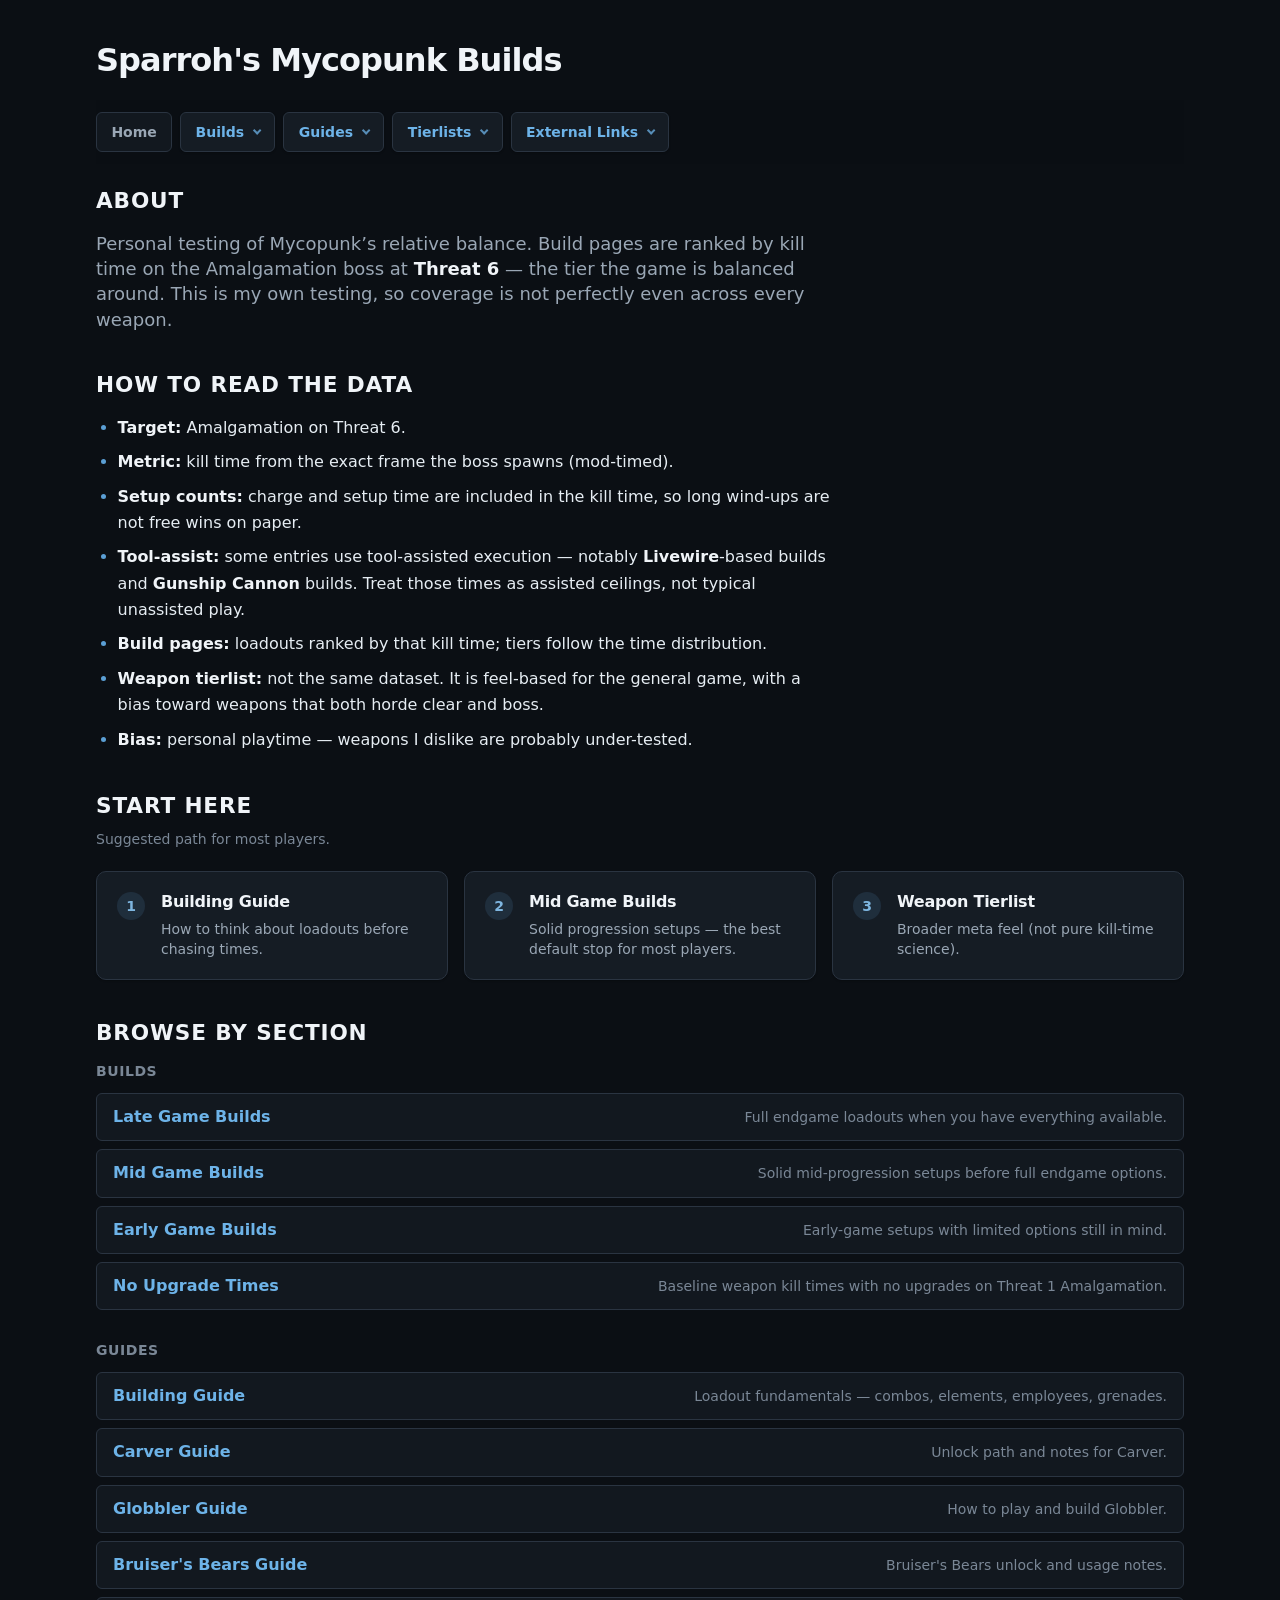
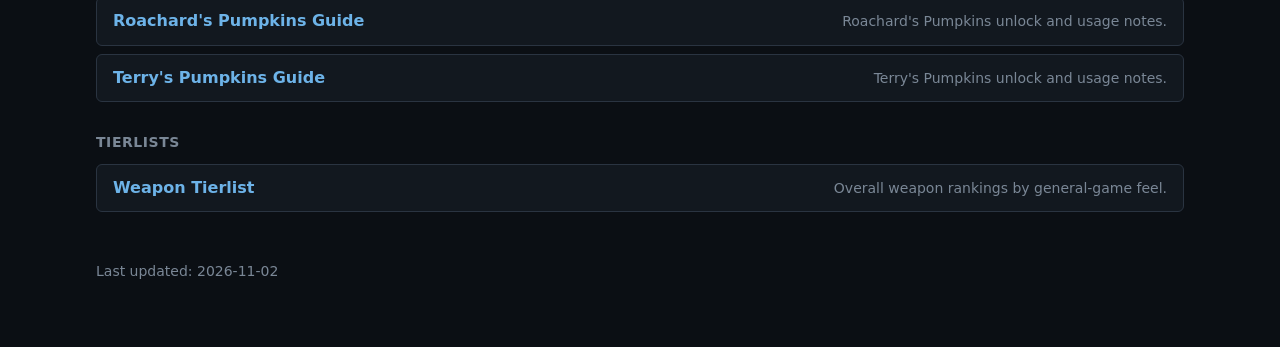
<file: index.html>
<!DOCTYPE html>
<html lang="en">
<head>
  <meta charset="utf-8">
  <meta name="viewport" content="width=device-width, initial-scale=1">
  <title>Sparroh&#x27;s Mycopunk Builds</title>
  <link rel="stylesheet" href="css/style.css">
</head>
<body>
<h1>Sparroh's Mycopunk Builds</h1>
<nav class="top-nav" aria-label="Site">
  <span class="nav-link nav-link-current" aria-current="page">Home</span>
  <details class="nav-dropdown" data-nav-section="builds">
    <summary class="nav-link nav-dropdown-trigger">Builds<span class="nav-dropdown-caret" aria-hidden="true"></span></summary>
    <div class="nav-dropdown-panel" role="group" aria-label="Builds pages">
      <a class="nav-dropdown-link" href="builds/no_restriction_builds.html">Late Game Builds</a>
      <a class="nav-dropdown-link" href="builds/no_infusion_builds.html">Mid Game Builds</a>
      <a class="nav-dropdown-link" href="builds/no_rotation_builds.html">Early Game Builds</a>
      <a class="nav-dropdown-link" href="builds/no_upgrade_times.html">No Upgrade Times</a>
    </div>
  </details>
  <details class="nav-dropdown" data-nav-section="guides">
    <summary class="nav-link nav-dropdown-trigger">Guides<span class="nav-dropdown-caret" aria-hidden="true"></span></summary>
    <div class="nav-dropdown-panel" role="group" aria-label="Guides pages">
      <a class="nav-dropdown-link" href="guides/building_guide.html">Building Guide</a>
      <a class="nav-dropdown-link" href="guides/carver_guide.html">Carver Guide</a>
      <a class="nav-dropdown-link" href="guides/globbler_guide.html">Globbler Guide</a>
      <a class="nav-dropdown-link" href="guides/bruisers_bears_guide.html">Bruiser&#x27;s Bears Guide</a>
      <a class="nav-dropdown-link" href="guides/roachards_pumpkins_guide.html">Roachard&#x27;s Pumpkins Guide</a>
      <a class="nav-dropdown-link" href="guides/terrys_pumpkins_guide.html">Terry&#x27;s Pumpkins Guide</a>
    </div>
  </details>
  <details class="nav-dropdown" data-nav-section="tierlists">
    <summary class="nav-link nav-dropdown-trigger">Tierlists<span class="nav-dropdown-caret" aria-hidden="true"></span></summary>
    <div class="nav-dropdown-panel" role="group" aria-label="Tierlists pages">
      <a class="nav-dropdown-link" href="tierlists/weapon_tierlist.html">Weapon Tierlist</a>
    </div>
  </details>
  <details class="nav-dropdown" data-nav-section="external">
    <summary class="nav-link nav-dropdown-trigger">External Links<span class="nav-dropdown-caret" aria-hidden="true"></span></summary>
    <div class="nav-dropdown-panel" role="group" aria-label="External links">
      <a class="nav-dropdown-link nav-dropdown-link-external" href="https://coloronx.github.io/Mycopunk_UpgradeSolver/" target="_blank" rel="noopener noreferrer" title="Opens in a new tab" aria-label="Grid Solver (external link)">Grid Solver<span class="nav-external-mark" aria-hidden="true">↗</span></a>
      <a class="nav-dropdown-link nav-dropdown-link-external" href="https://docs.google.com/spreadsheets/d/16D7SskcxR_eVl4gwiiJHAC6Uj51Nqve1ip5ZPJP40NQ/edit?gid=1144611215#gid=1144611215" target="_blank" rel="noopener noreferrer" title="Opens in a new tab" aria-label="Carson&#x27;s Builds (external link)">Carson&#x27;s Builds<span class="nav-external-mark" aria-hidden="true">↗</span></a>
      <a class="nav-dropdown-link nav-dropdown-link-external" href="https://mycopunk.miraheze.org/wiki/Main_Page" target="_blank" rel="noopener noreferrer" title="Opens in a new tab" aria-label="Wiki (external link)">Wiki<span class="nav-external-mark" aria-hidden="true">↗</span></a>
      <a class="nav-dropdown-link nav-dropdown-link-external" href="https://modding.mycopunk.wiki/" target="_blank" rel="noopener noreferrer" title="Opens in a new tab" aria-label="Modding Wiki (external link)">Modding Wiki<span class="nav-external-mark" aria-hidden="true">↗</span></a>
      <a class="nav-dropdown-link nav-dropdown-link-external" href="https://thunderstore.io/c/mycopunk/" target="_blank" rel="noopener noreferrer" title="Opens in a new tab" aria-label="Thunderstore (external link)">Thunderstore<span class="nav-external-mark" aria-hidden="true">↗</span></a>
      <a class="nav-dropdown-link nav-dropdown-link-external" href="https://www.speedrun.com/Mycopunk" target="_blank" rel="noopener noreferrer" title="Opens in a new tab" aria-label="Speedrunning (external link)">Speedrunning<span class="nav-external-mark" aria-hidden="true">↗</span></a>
    </div>
  </details>
</nav>

<main class="hub">
  <section class="hub-intro" aria-labelledby="hub-intro-heading">
    <h2 id="hub-intro-heading" class="hub-section-title">About</h2>
    <p>
      Personal testing of Mycopunk’s relative balance. Build pages are ranked by
      kill time on the Amalgamation boss at <strong>Threat 6</strong> — the tier
      the game is balanced around. This is my own testing, so coverage is not
      perfectly even across every weapon.
    </p>
  </section>

  <section class="hub-method" aria-labelledby="hub-method-heading">
    <h2 id="hub-method-heading" class="hub-section-title">How to read the data</h2>
    <ul class="hub-method-list">
      <li><strong>Target:</strong> Amalgamation on Threat 6.</li>
      <li><strong>Metric:</strong> kill time from the exact frame the boss spawns (mod-timed).</li>
      <li><strong>Setup counts:</strong> charge and setup time are included in the kill time, so long wind-ups are not free wins on paper.</li>
      <li><strong>Tool-assist:</strong> some entries use tool-assisted execution — notably <strong>Livewire</strong>-based builds and <strong>Gunship Cannon</strong> builds. Treat those times as assisted ceilings, not typical unassisted play.</li>
      <li><strong>Build pages:</strong> loadouts ranked by that kill time; tiers follow the time distribution.</li>
      <li><strong>Weapon tierlist:</strong> not the same dataset. It is feel-based for the general game, with a bias toward weapons that both horde clear and boss.</li>
      <li><strong>Bias:</strong> personal playtime — weapons I dislike are probably under-tested.</li>
    </ul>
  </section>

  <section class="hub-start" aria-labelledby="hub-start-heading">
    <h2 id="hub-start-heading" class="hub-section-title">Start here</h2>
    <p class="hub-start-lead">Suggested path for most players.</p>
    <ol class="hub-cards">
      <li>
        <a class="hub-card" href="guides/building_guide.html">
          <span class="hub-card-step" aria-hidden="true">1</span>
          <span class="hub-card-body">
            <span class="hub-card-title">Building Guide</span>
            <span class="hub-card-desc">How to think about loadouts before chasing times.</span>
          </span>
        </a>
      </li>
      <li>
        <a class="hub-card" href="builds/no_infusion_builds.html">
          <span class="hub-card-step" aria-hidden="true">2</span>
          <span class="hub-card-body">
            <span class="hub-card-title">Mid Game Builds</span>
            <span class="hub-card-desc">Solid progression setups — the best default stop for most players.</span>
          </span>
        </a>
      </li>
      <li>
        <a class="hub-card" href="tierlists/weapon_tierlist.html">
          <span class="hub-card-step" aria-hidden="true">3</span>
          <span class="hub-card-body">
            <span class="hub-card-title">Weapon Tierlist</span>
            <span class="hub-card-desc">Broader meta feel (not pure kill-time science).</span>
          </span>
        </a>
      </li>
    </ol>
  </section>

  <section class="hub-browse" aria-labelledby="hub-browse-heading">
    <h2 id="hub-browse-heading" class="hub-section-title">Browse by section</h2>

    <div class="hub-browse-block">
      <h3 class="hub-browse-label">Builds</h3>
      <ul class="hub-link-list">
        <li>
          <a class="hub-link-row" href="builds/no_restriction_builds.html">
            <span class="hub-link-title">Late Game Builds</span>
            <span class="hub-link-desc">Full endgame loadouts when you have everything available.</span>
          </a>
        </li>
        <li>
          <a class="hub-link-row" href="builds/no_infusion_builds.html">
            <span class="hub-link-title">Mid Game Builds</span>
            <span class="hub-link-desc">Solid mid-progression setups before full endgame options.</span>
          </a>
        </li>
        <li>
          <a class="hub-link-row" href="builds/no_rotation_builds.html">
            <span class="hub-link-title">Early Game Builds</span>
            <span class="hub-link-desc">Early-game setups with limited options still in mind.</span>
          </a>
        </li>
        <li>
          <a class="hub-link-row" href="builds/no_upgrade_times.html">
            <span class="hub-link-title">No Upgrade Times</span>
            <span class="hub-link-desc">Baseline weapon kill times with no upgrades on Threat 1 Amalgamation.</span>
          </a>
        </li>
      </ul>
    </div>

    <div class="hub-browse-block">
      <h3 class="hub-browse-label">Guides</h3>
      <ul class="hub-link-list">
        <li>
          <a class="hub-link-row" href="guides/building_guide.html">
            <span class="hub-link-title">Building Guide</span>
            <span class="hub-link-desc">Loadout fundamentals — combos, elements, employees, grenades.</span>
          </a>
        </li>
        <li>
          <a class="hub-link-row" href="guides/carver_guide.html">
            <span class="hub-link-title">Carver Guide</span>
            <span class="hub-link-desc">Unlock path and notes for Carver.</span>
          </a>
        </li>
        <li>
          <a class="hub-link-row" href="guides/globbler_guide.html">
            <span class="hub-link-title">Globbler Guide</span>
            <span class="hub-link-desc">How to play and build Globbler.</span>
          </a>
        </li>
        <li>
          <a class="hub-link-row" href="guides/bruisers_bears_guide.html">
            <span class="hub-link-title">Bruiser&#x27;s Bears Guide</span>
            <span class="hub-link-desc">Bruiser&#x27;s Bears unlock and usage notes.</span>
          </a>
        </li>
        <li>
          <a class="hub-link-row" href="guides/roachards_pumpkins_guide.html">
            <span class="hub-link-title">Roachard&#x27;s Pumpkins Guide</span>
            <span class="hub-link-desc">Roachard&#x27;s Pumpkins unlock and usage notes.</span>
          </a>
        </li>
        <li>
          <a class="hub-link-row" href="guides/terrys_pumpkins_guide.html">
            <span class="hub-link-title">Terry&#x27;s Pumpkins Guide</span>
            <span class="hub-link-desc">Terry&#x27;s Pumpkins unlock and usage notes.</span>
          </a>
        </li>
      </ul>
    </div>

    <div class="hub-browse-block">
      <h3 class="hub-browse-label">Tierlists</h3>
      <ul class="hub-link-list">
        <li>
          <a class="hub-link-row" href="tierlists/weapon_tierlist.html">
            <span class="hub-link-title">Weapon Tierlist</span>
            <span class="hub-link-desc">Overall weapon rankings by general-game feel.</span>
          </a>
        </li>
      </ul>
    </div>
  </section>

  <p class="hub-updated"><time datetime="2026-11-02">Last updated: 2026-11-02</time></p>
</main>

<script>
(function () {
  var nav = document.querySelector(".top-nav");
  if (!nav) return;
  var dropdowns = nav.querySelectorAll("details.nav-dropdown");
  if (!dropdowns.length) return;

  function closeAll(except) {
    dropdowns.forEach(function (d) {
      if (d !== except) d.open = false;
    });
  }

  dropdowns.forEach(function (d) {
    d.addEventListener("toggle", function () {
      if (d.open) closeAll(d);
    });
  });

  document.addEventListener("click", function (e) {
    if (!nav.contains(e.target)) closeAll(null);
  });

  document.addEventListener("keydown", function (e) {
    if (e.key === "Escape") closeAll(null);
  });
})();
</script>
</body>
</html>
</file>
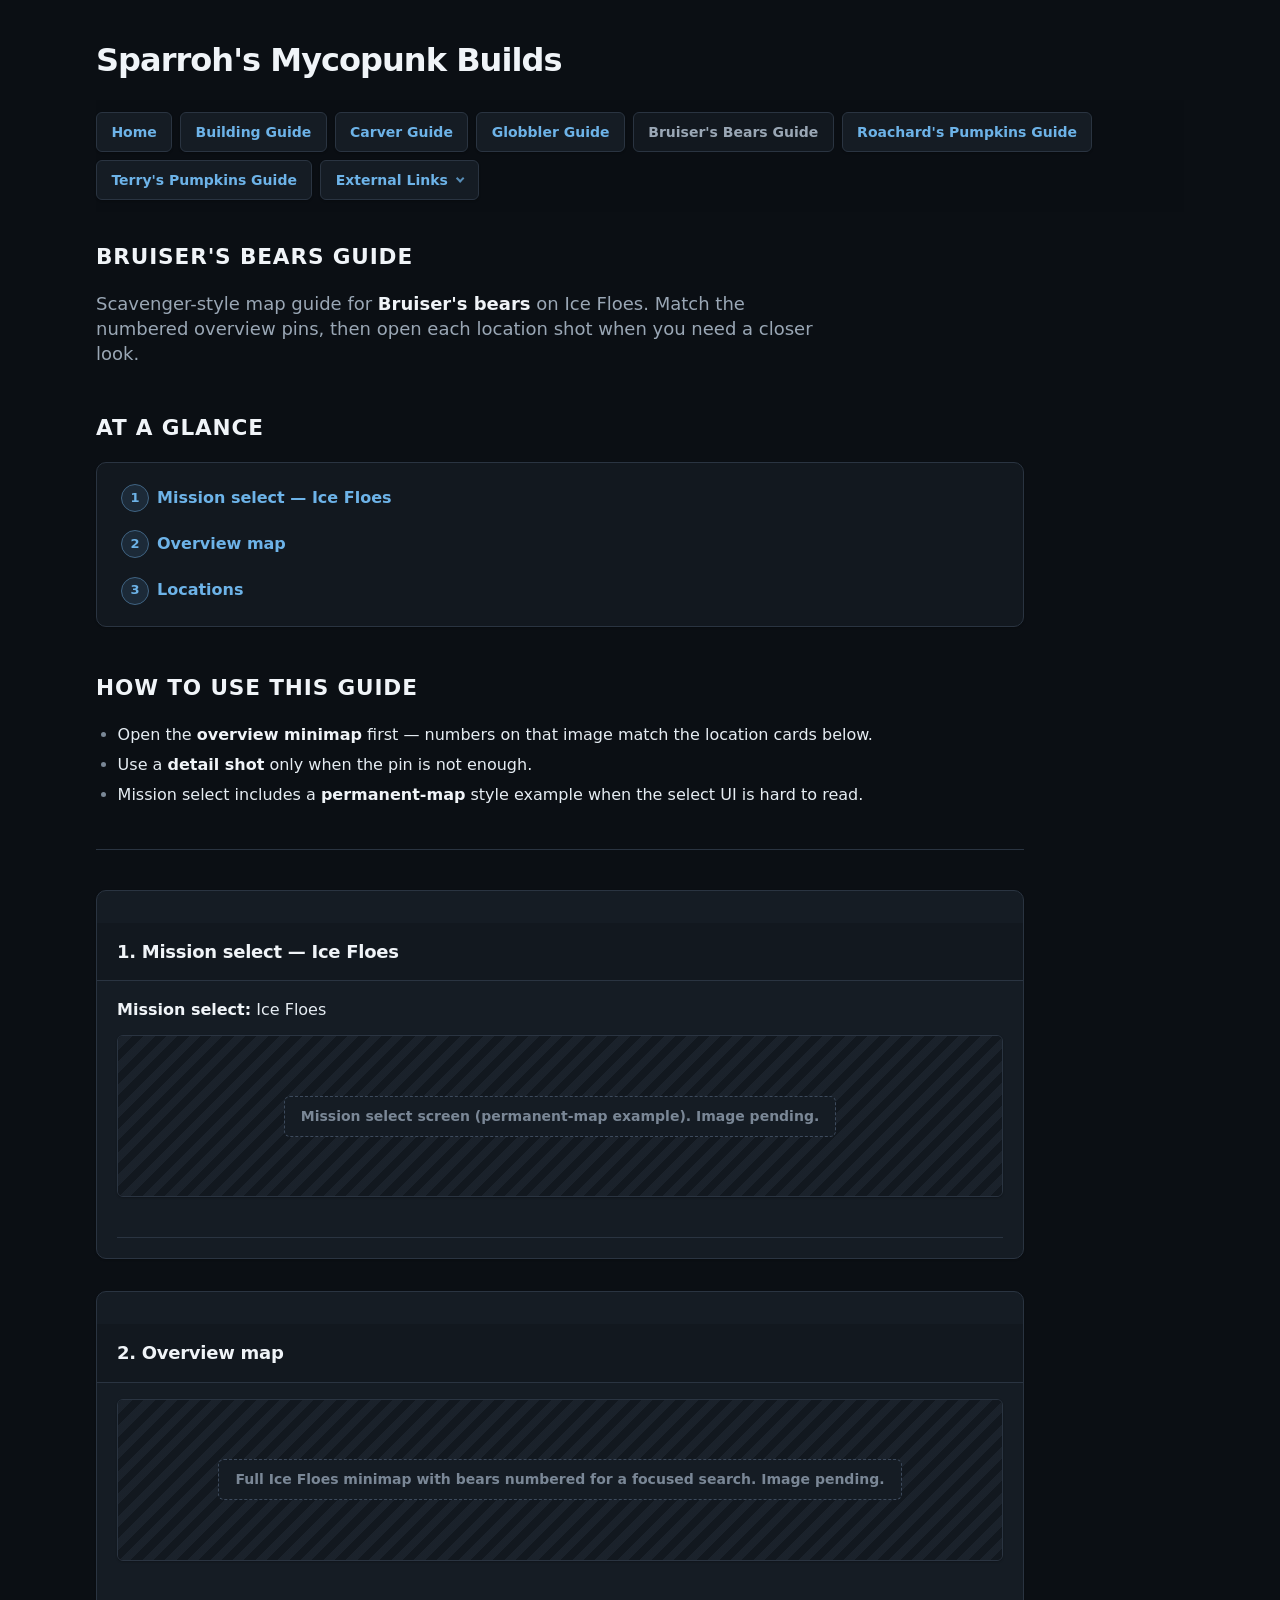
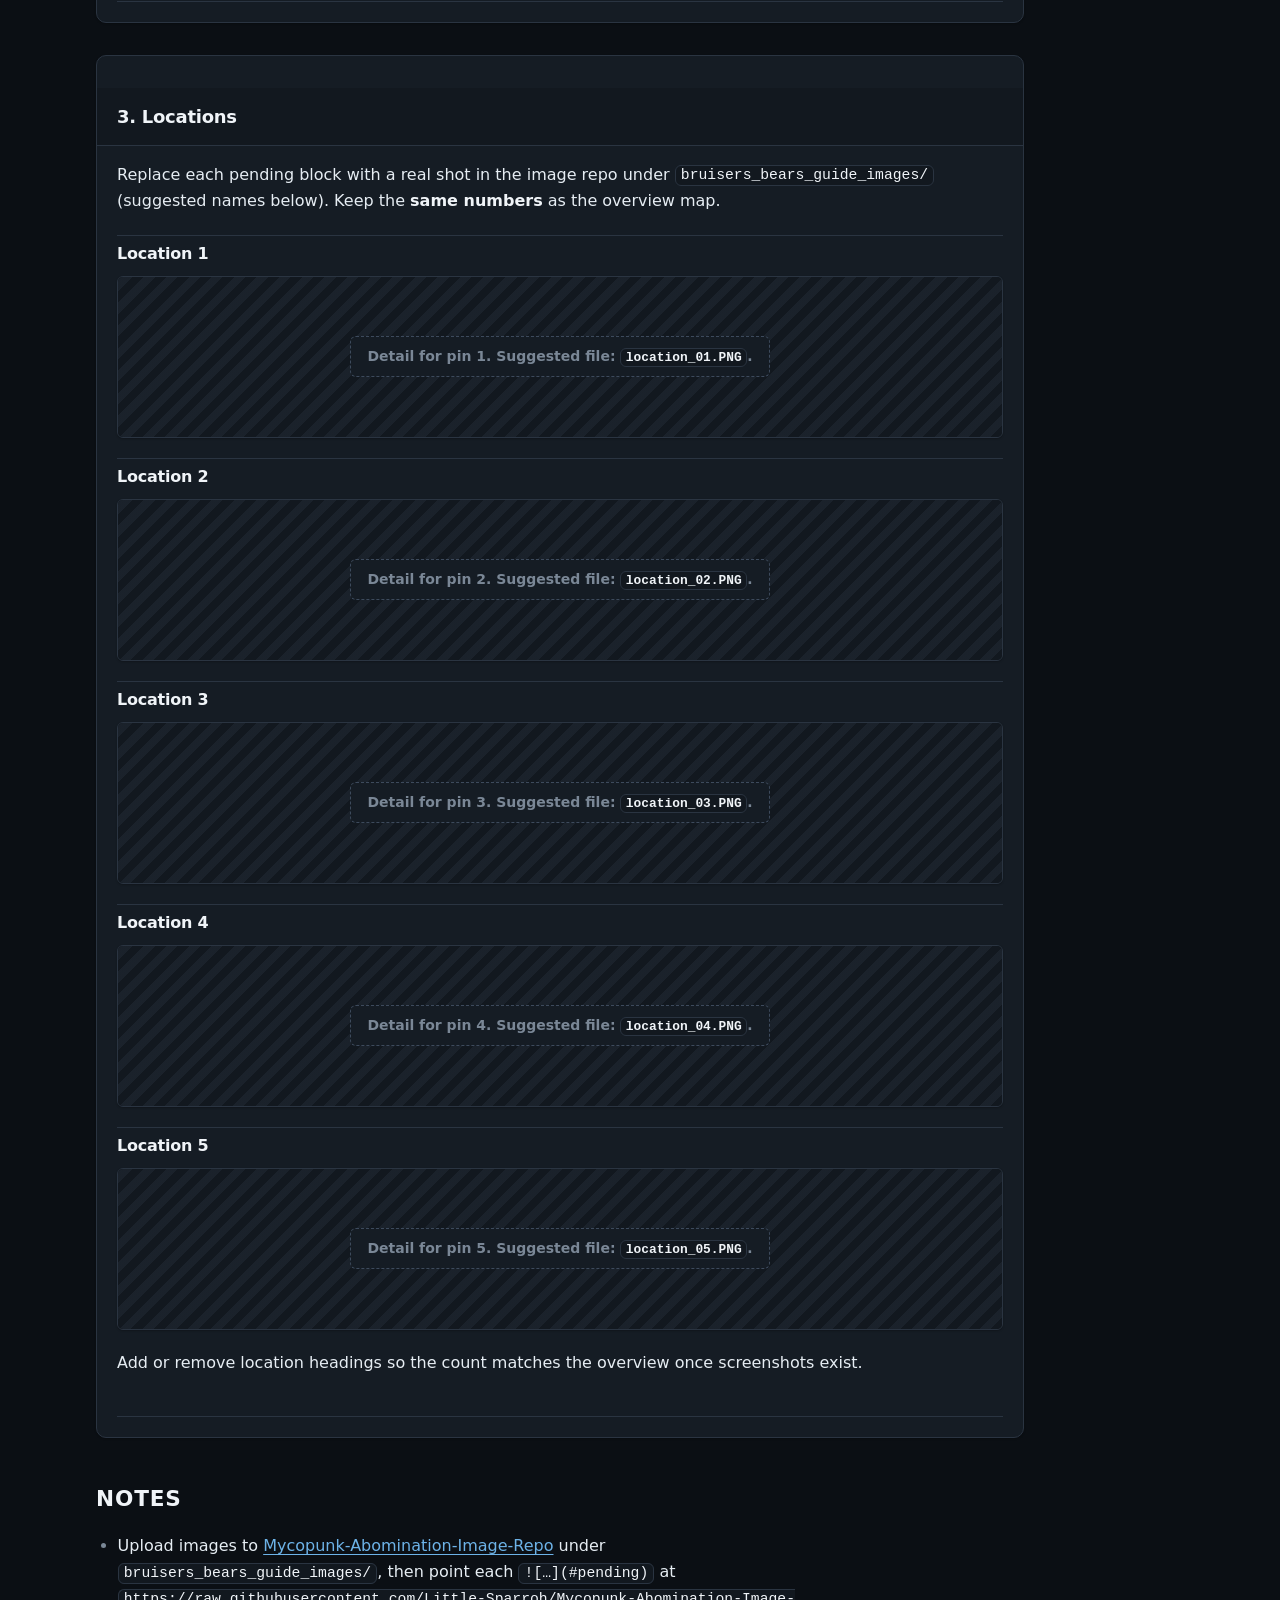
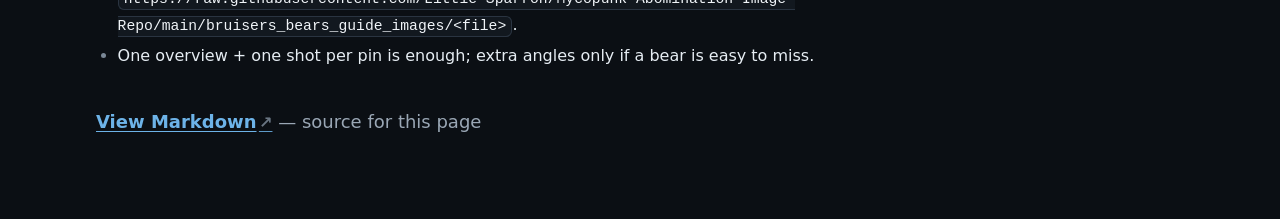
<file: guides/bruisers_bears_guide.html>
<!DOCTYPE html>
<html lang="en">
<head>
  <meta charset="utf-8">
  <meta name="viewport" content="width=device-width, initial-scale=1">
  <title>Bruiser&#x27;s Bears Guide</title>
  <link rel="stylesheet" href="../css/style.css">
</head>
<body>
<h1>Sparroh's Mycopunk Builds</h1>
<nav class="top-nav" aria-label="Site">
  <a class="nav-link" href="../index.html">Home</a>
  <a class="nav-link" href="building_guide.html">Building Guide</a>
  <a class="nav-link" href="carver_guide.html">Carver Guide</a>
  <a class="nav-link" href="globbler_guide.html">Globbler Guide</a>
  <span class="nav-link nav-link-current" aria-current="page">Bruiser&#x27;s Bears Guide</span>
  <a class="nav-link" href="roachards_pumpkins_guide.html">Roachard&#x27;s Pumpkins Guide</a>
  <a class="nav-link" href="terrys_pumpkins_guide.html">Terry&#x27;s Pumpkins Guide</a>
  <details class="nav-dropdown" data-nav-section="external">
    <summary class="nav-link nav-dropdown-trigger">External Links<span class="nav-dropdown-caret" aria-hidden="true"></span></summary>
    <div class="nav-dropdown-panel" role="group" aria-label="External links">
      <a class="nav-dropdown-link nav-dropdown-link-external" href="https://coloronx.github.io/Mycopunk_UpgradeSolver/" target="_blank" rel="noopener noreferrer" title="Opens in a new tab" aria-label="Grid Solver (external link)">Grid Solver<span class="nav-external-mark" aria-hidden="true">↗</span></a>
      <a class="nav-dropdown-link nav-dropdown-link-external" href="https://docs.google.com/spreadsheets/d/16D7SskcxR_eVl4gwiiJHAC6Uj51Nqve1ip5ZPJP40NQ/edit?gid=1144611215#gid=1144611215" target="_blank" rel="noopener noreferrer" title="Opens in a new tab" aria-label="Carson&#x27;s Builds (external link)">Carson&#x27;s Builds<span class="nav-external-mark" aria-hidden="true">↗</span></a>
      <a class="nav-dropdown-link nav-dropdown-link-external" href="https://mycopunk.miraheze.org/wiki/Main_Page" target="_blank" rel="noopener noreferrer" title="Opens in a new tab" aria-label="Wiki (external link)">Wiki<span class="nav-external-mark" aria-hidden="true">↗</span></a>
      <a class="nav-dropdown-link nav-dropdown-link-external" href="https://modding.mycopunk.wiki/" target="_blank" rel="noopener noreferrer" title="Opens in a new tab" aria-label="Modding Wiki (external link)">Modding Wiki<span class="nav-external-mark" aria-hidden="true">↗</span></a>
      <a class="nav-dropdown-link nav-dropdown-link-external" href="https://thunderstore.io/c/mycopunk/" target="_blank" rel="noopener noreferrer" title="Opens in a new tab" aria-label="Thunderstore (external link)">Thunderstore<span class="nav-external-mark" aria-hidden="true">↗</span></a>
      <a class="nav-dropdown-link nav-dropdown-link-external" href="https://www.speedrun.com/Mycopunk" target="_blank" rel="noopener noreferrer" title="Opens in a new tab" aria-label="Speedrunning (external link)">Speedrunning<span class="nav-external-mark" aria-hidden="true">↗</span></a>
    </div>
  </details>
</nav>
<article class="guide-body guide-scavenger">
<h2 class="page-title">Bruiser&#x27;s Bears Guide</h2>
<p>Scavenger-style map guide for <strong>Bruiser&#x27;s bears</strong> on Ice Floes. Match the numbered overview pins, then open each location shot when you need a closer look.</p>
<h2 id="at-a-glance">At a glance</h2>
<ol><li><a href="#1-mission-select--ice-floes">Mission select — Ice Floes</a></li><li><a href="#2-overview-map">Overview map</a></li><li><a href="#3-locations">Locations</a></li></ol>
<h2 id="how-to-use-this-guide">How to use this guide</h2>
<ul><li>Open the <strong>overview minimap</strong> first — numbers on that image match the location cards below.</li><li>Use a <strong>detail shot</strong> only when the pin is not enough.</li><li>Mission select includes a <strong>permanent-map</strong> style example when the select UI is hard to read.</li></ul>
<hr>
<section class="guide-step">
<h2 id="1-mission-select-ice-floes">1. Mission select — Ice Floes</h2>
<div class="guide-step-body">

<p><strong>Mission select:</strong> Ice Floes</p>
<figure class="guide-figure guide-figure-pending"><div class="guide-figure-pending-frame" role="img" aria-label="Mission select screen (permanent-map example). Image pending."><span class="guide-figure-pending-label">Mission select screen (permanent-map example). Image pending.</span></div></figure>
<hr>
</div>
</section>
<section class="guide-step">
<h2 id="2-overview-map">2. Overview map</h2>
<div class="guide-step-body">

<figure class="guide-figure guide-figure-overview guide-figure-pending"><div class="guide-figure-pending-frame" role="img" aria-label="Full Ice Floes minimap with bears numbered for a focused search. Image pending."><span class="guide-figure-pending-label">Full Ice Floes minimap with bears numbered for a focused search. Image pending.</span></div></figure>
<hr>
</div>
</section>
<section class="guide-step">
<h2 id="3-locations">3. Locations</h2>
<div class="guide-step-body">

<p>Replace each pending block with a real shot in the image repo under <code>bruisers_bears_guide_images/</code> (suggested names below). Keep the <strong>same numbers</strong> as the overview map.</p>
<h3 id="location-1">Location 1</h3>
<figure class="guide-figure guide-figure-pending"><div class="guide-figure-pending-frame" role="img" aria-label="Detail for pin 1. Suggested file: `location_01.PNG`."><span class="guide-figure-pending-label">Detail for pin 1. Suggested file: <code>location_01.PNG</code>.</span></div></figure>
<h3 id="location-2">Location 2</h3>
<figure class="guide-figure guide-figure-pending"><div class="guide-figure-pending-frame" role="img" aria-label="Detail for pin 2. Suggested file: `location_02.PNG`."><span class="guide-figure-pending-label">Detail for pin 2. Suggested file: <code>location_02.PNG</code>.</span></div></figure>
<h3 id="location-3">Location 3</h3>
<figure class="guide-figure guide-figure-pending"><div class="guide-figure-pending-frame" role="img" aria-label="Detail for pin 3. Suggested file: `location_03.PNG`."><span class="guide-figure-pending-label">Detail for pin 3. Suggested file: <code>location_03.PNG</code>.</span></div></figure>
<h3 id="location-4">Location 4</h3>
<figure class="guide-figure guide-figure-pending"><div class="guide-figure-pending-frame" role="img" aria-label="Detail for pin 4. Suggested file: `location_04.PNG`."><span class="guide-figure-pending-label">Detail for pin 4. Suggested file: <code>location_04.PNG</code>.</span></div></figure>
<h3 id="location-5">Location 5</h3>
<figure class="guide-figure guide-figure-pending"><div class="guide-figure-pending-frame" role="img" aria-label="Detail for pin 5. Suggested file: `location_05.PNG`."><span class="guide-figure-pending-label">Detail for pin 5. Suggested file: <code>location_05.PNG</code>.</span></div></figure>
<p>Add or remove location headings so the count matches the overview once screenshots exist.</p>
<hr>
</div>
</section>
<h2 id="notes">Notes</h2>
<ul><li>Upload images to <a href="https://github.com/Little-Sparroh/Mycopunk-Abomination-Image-Repo">Mycopunk-Abomination-Image-Repo</a> under <code>bruisers_bears_guide_images/</code>, then point each <code>![…](#pending)</code> at <code>https://raw.githubusercontent.com/Little-Sparroh/Mycopunk-Abomination-Image-Repo/main/bruisers_bears_guide_images/&lt;file&gt;</code>.</li><li>One overview + one shot per pin is enough; extra angles only if a bear is easy to miss.</li></ul>
</article>
<p class="page-source"><a class="page-source-external" href="https://github.com/Little-Sparroh/Mycopunk-Amalgamation-Builds/blob/main/guides/bruisers_bears_guide.md" target="_blank" rel="noopener noreferrer" title="Opens in a new tab" aria-label="View Markdown on GitHub (external link)">View Markdown<span class="nav-external-mark" aria-hidden="true">↗</span></a> — source for this page</p>
<script>
(function () {
  var nav = document.querySelector(".top-nav");
  if (!nav) return;
  var dropdowns = nav.querySelectorAll("details.nav-dropdown");
  if (!dropdowns.length) return;

  function closeAll(except) {
    dropdowns.forEach(function (d) {
      if (d !== except) d.open = false;
    });
  }

  dropdowns.forEach(function (d) {
    d.addEventListener("toggle", function () {
      if (d.open) closeAll(d);
    });
  });

  document.addEventListener("click", function (e) {
    if (!nav.contains(e.target)) closeAll(null);
  });

  document.addEventListener("keydown", function (e) {
    if (e.key === "Escape") closeAll(null);
  });
})();
</script>
</body>
</html>
</file>
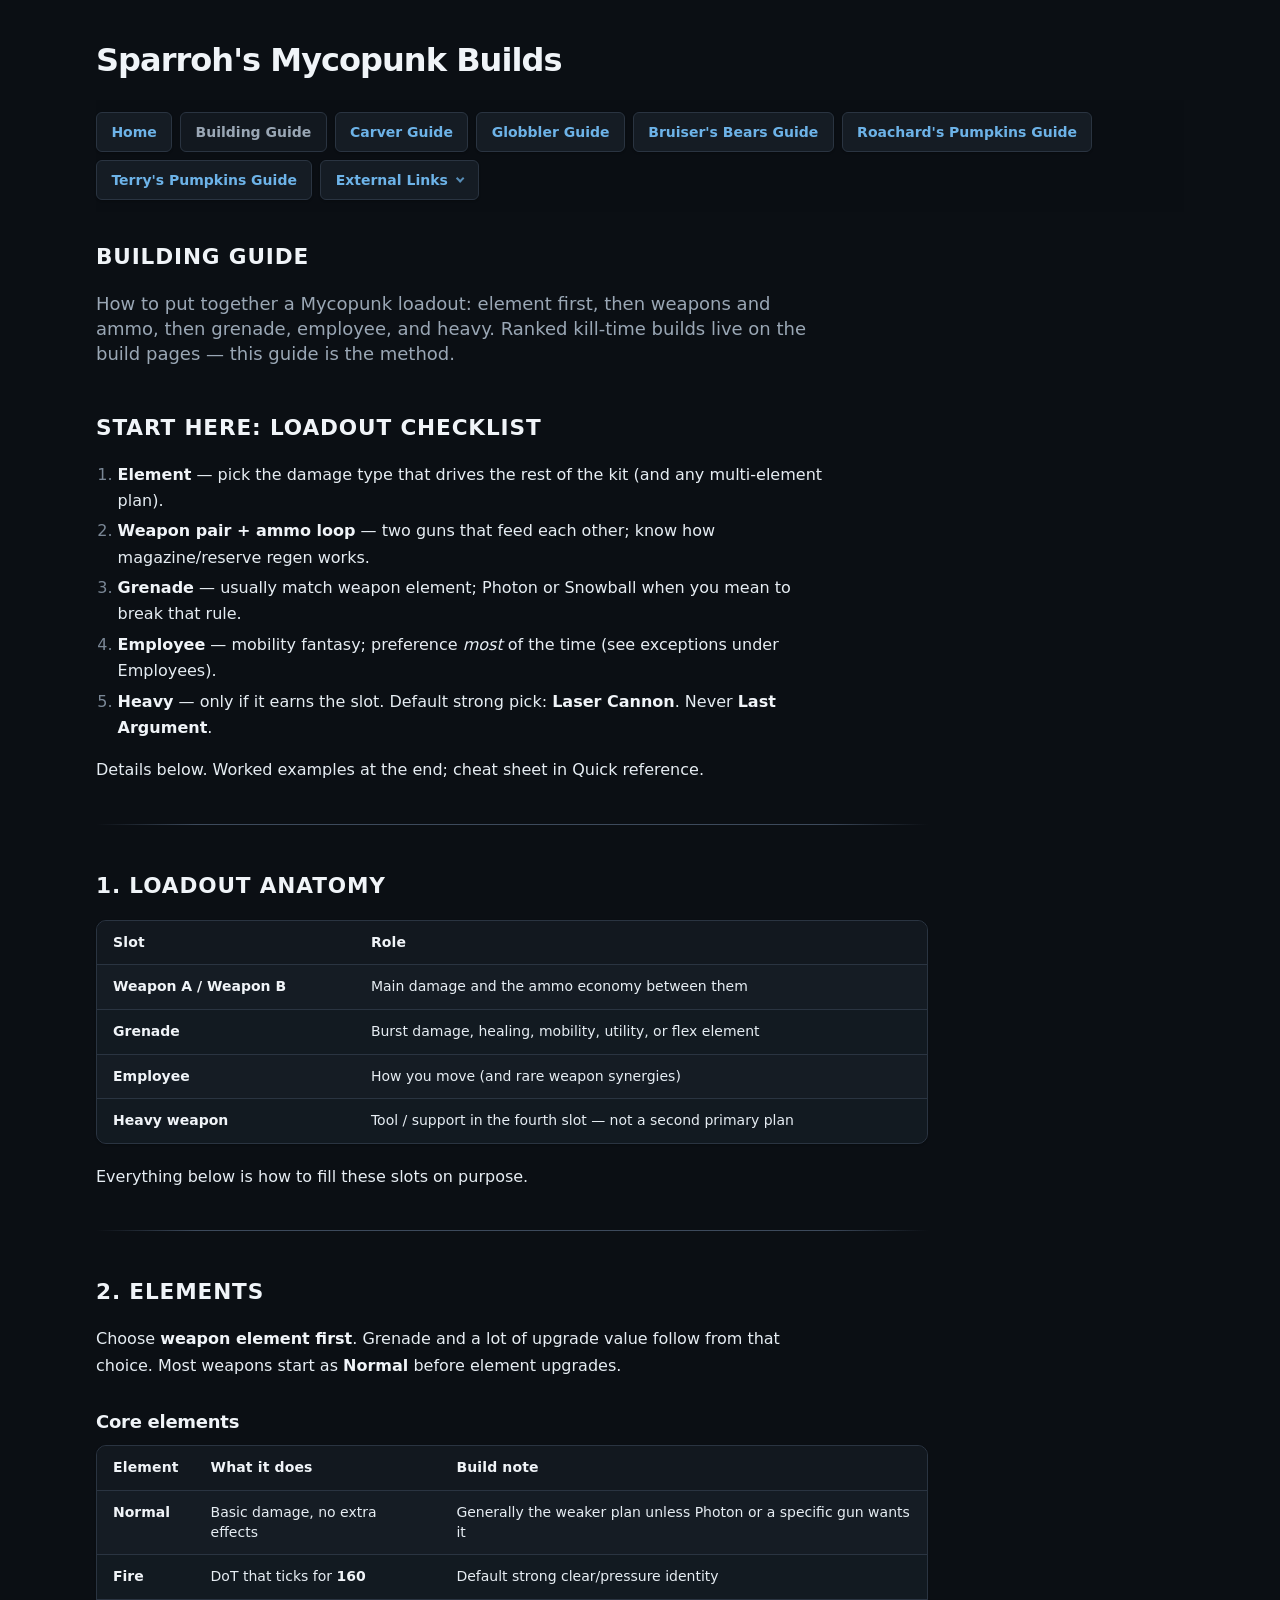
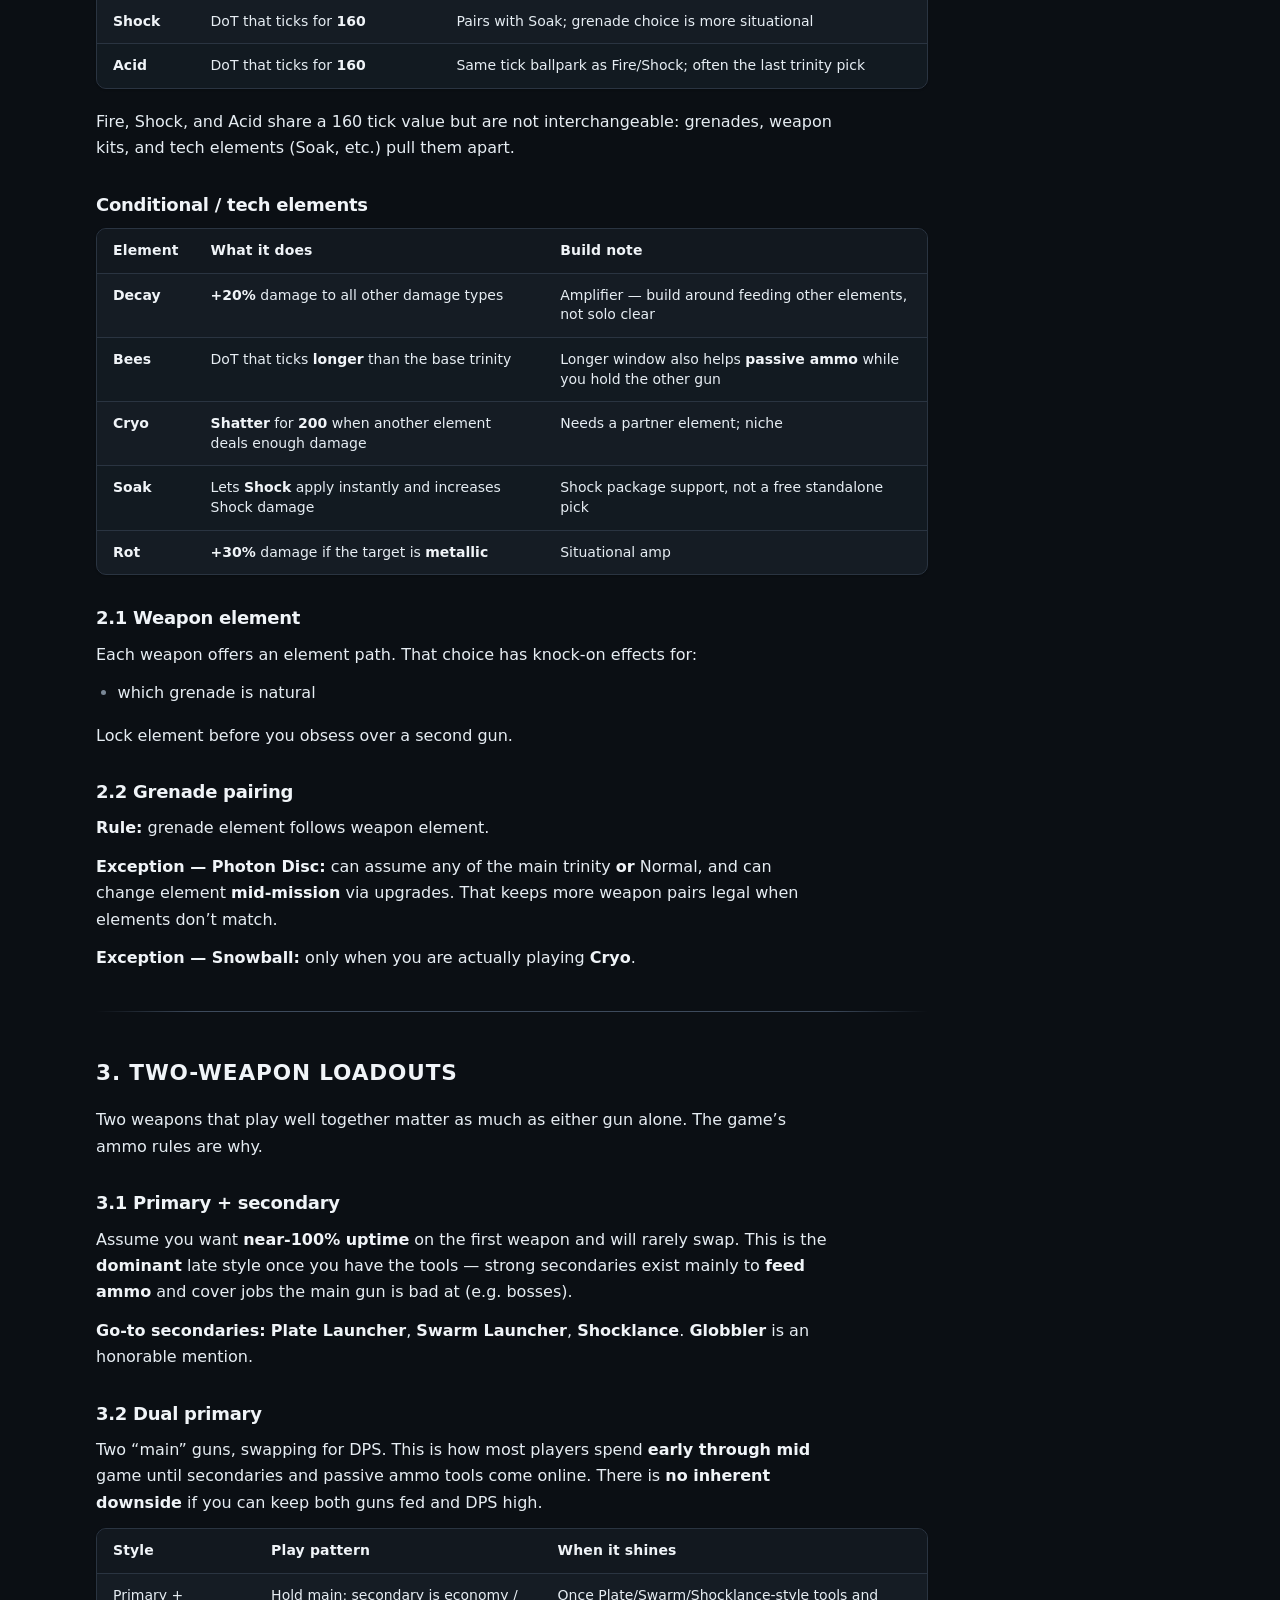
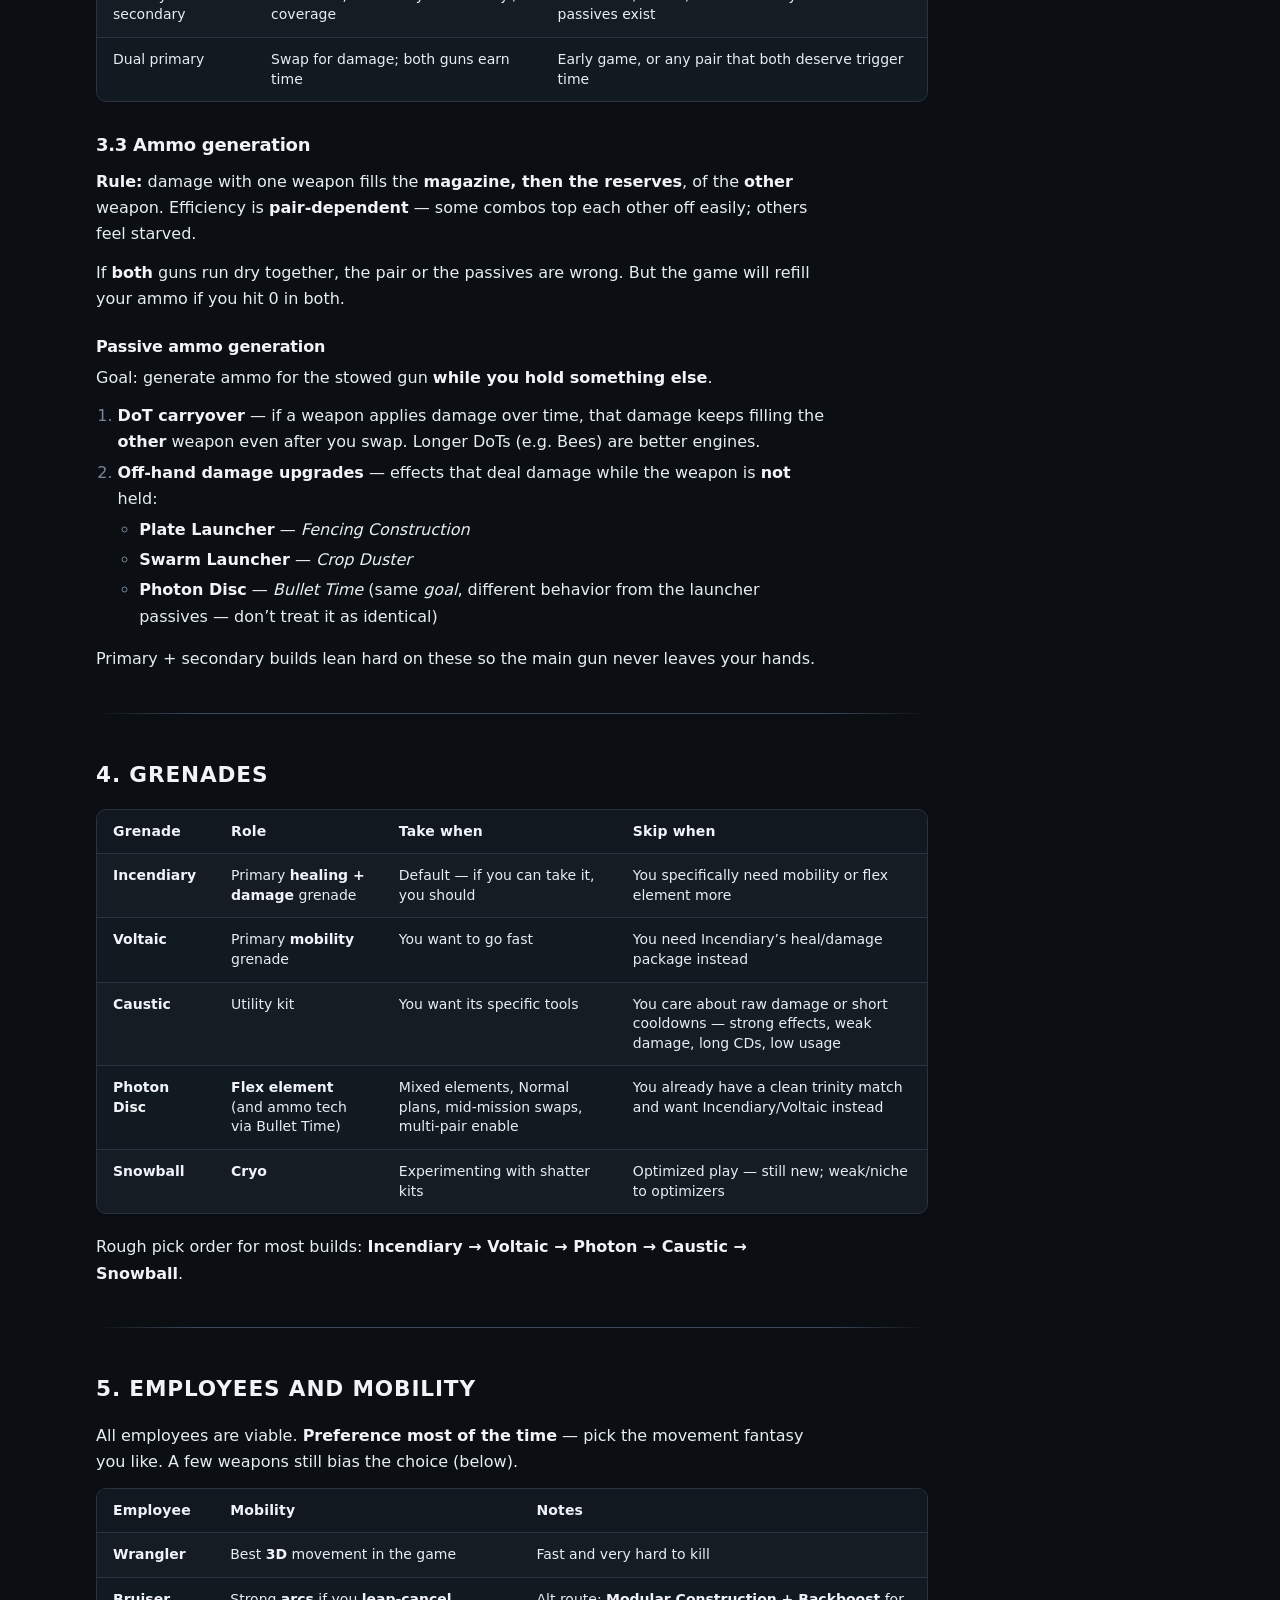
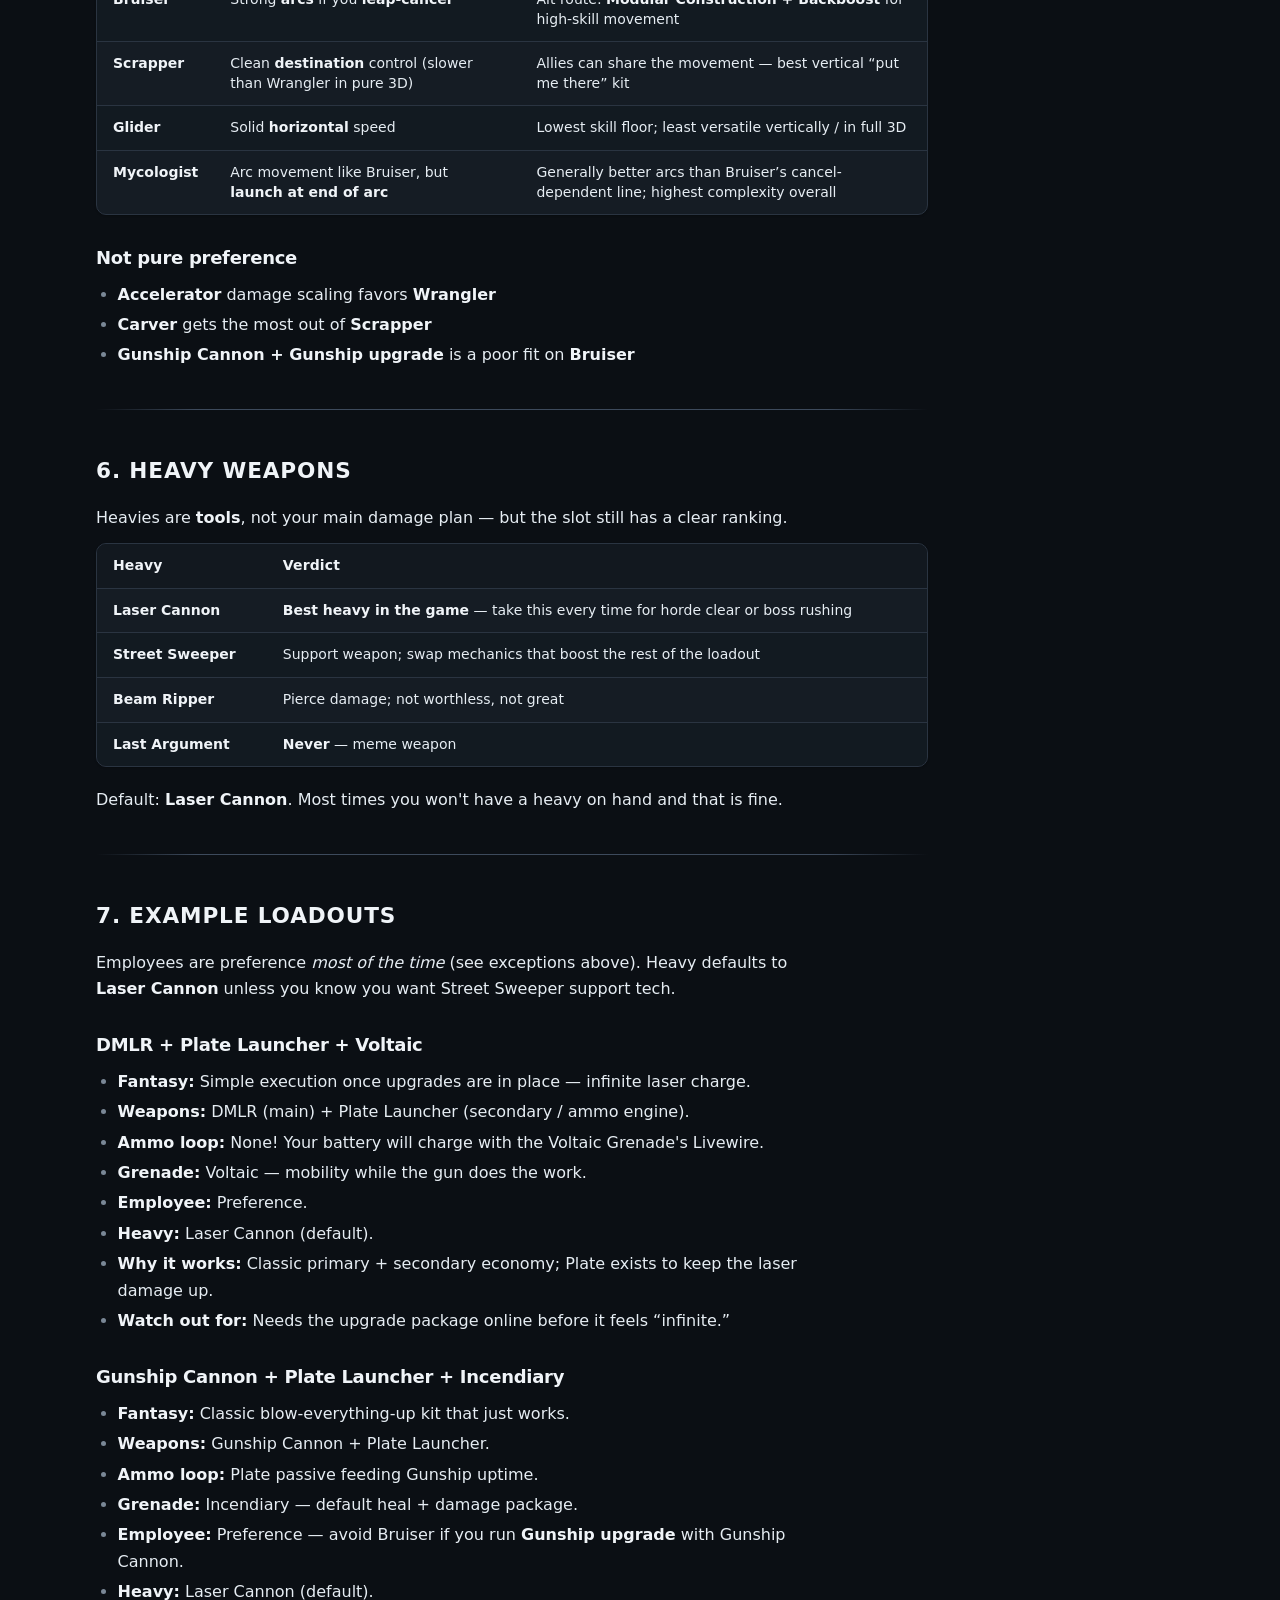
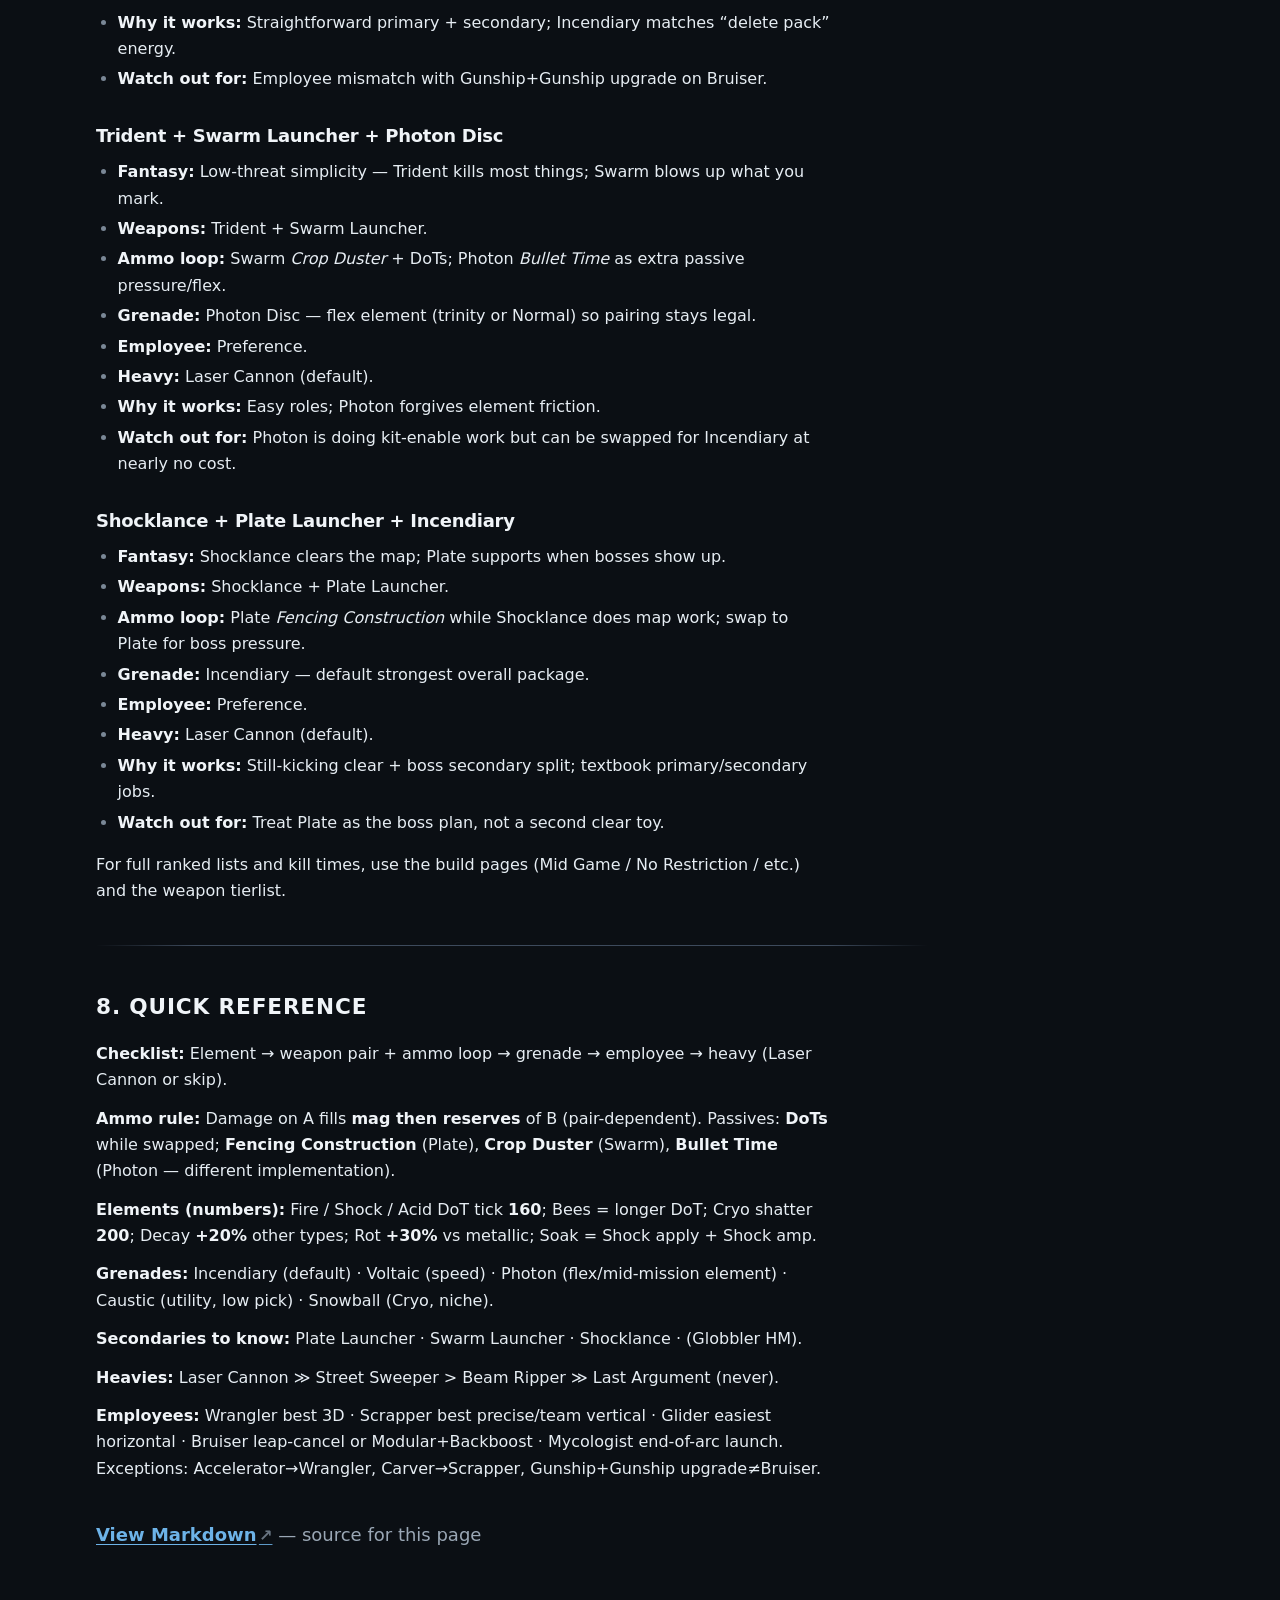
<file: guides/building_guide.html>
<!DOCTYPE html>
<html lang="en">
<head>
  <meta charset="utf-8">
  <meta name="viewport" content="width=device-width, initial-scale=1">
  <title>Building Guide</title>
  <link rel="stylesheet" href="../css/style.css">
</head>
<body>
<h1>Sparroh's Mycopunk Builds</h1>
<nav class="top-nav" aria-label="Site">
  <a class="nav-link" href="../index.html">Home</a>
  <span class="nav-link nav-link-current" aria-current="page">Building Guide</span>
  <a class="nav-link" href="carver_guide.html">Carver Guide</a>
  <a class="nav-link" href="globbler_guide.html">Globbler Guide</a>
  <a class="nav-link" href="bruisers_bears_guide.html">Bruiser&#x27;s Bears Guide</a>
  <a class="nav-link" href="roachards_pumpkins_guide.html">Roachard&#x27;s Pumpkins Guide</a>
  <a class="nav-link" href="terrys_pumpkins_guide.html">Terry&#x27;s Pumpkins Guide</a>
  <details class="nav-dropdown" data-nav-section="external">
    <summary class="nav-link nav-dropdown-trigger">External Links<span class="nav-dropdown-caret" aria-hidden="true"></span></summary>
    <div class="nav-dropdown-panel" role="group" aria-label="External links">
      <a class="nav-dropdown-link nav-dropdown-link-external" href="https://coloronx.github.io/Mycopunk_UpgradeSolver/" target="_blank" rel="noopener noreferrer" title="Opens in a new tab" aria-label="Grid Solver (external link)">Grid Solver<span class="nav-external-mark" aria-hidden="true">↗</span></a>
      <a class="nav-dropdown-link nav-dropdown-link-external" href="https://docs.google.com/spreadsheets/d/16D7SskcxR_eVl4gwiiJHAC6Uj51Nqve1ip5ZPJP40NQ/edit?gid=1144611215#gid=1144611215" target="_blank" rel="noopener noreferrer" title="Opens in a new tab" aria-label="Carson&#x27;s Builds (external link)">Carson&#x27;s Builds<span class="nav-external-mark" aria-hidden="true">↗</span></a>
      <a class="nav-dropdown-link nav-dropdown-link-external" href="https://mycopunk.miraheze.org/wiki/Main_Page" target="_blank" rel="noopener noreferrer" title="Opens in a new tab" aria-label="Wiki (external link)">Wiki<span class="nav-external-mark" aria-hidden="true">↗</span></a>
      <a class="nav-dropdown-link nav-dropdown-link-external" href="https://modding.mycopunk.wiki/" target="_blank" rel="noopener noreferrer" title="Opens in a new tab" aria-label="Modding Wiki (external link)">Modding Wiki<span class="nav-external-mark" aria-hidden="true">↗</span></a>
      <a class="nav-dropdown-link nav-dropdown-link-external" href="https://thunderstore.io/c/mycopunk/" target="_blank" rel="noopener noreferrer" title="Opens in a new tab" aria-label="Thunderstore (external link)">Thunderstore<span class="nav-external-mark" aria-hidden="true">↗</span></a>
      <a class="nav-dropdown-link nav-dropdown-link-external" href="https://www.speedrun.com/Mycopunk" target="_blank" rel="noopener noreferrer" title="Opens in a new tab" aria-label="Speedrunning (external link)">Speedrunning<span class="nav-external-mark" aria-hidden="true">↗</span></a>
    </div>
  </details>
</nav>
<article class="guide-body">
<h2 class="page-title">Building Guide</h2>
<p>How to put together a Mycopunk loadout: element first, then weapons and ammo, then grenade, employee, and heavy. Ranked kill-time builds live on the build pages — this guide is the method.</p>
<h2 id="start-here-loadout-checklist">Start here: loadout checklist</h2>
<ol><li><strong>Element</strong> — pick the damage type that drives the rest of the kit (and any multi-element plan).</li><li><strong>Weapon pair + ammo loop</strong> — two guns that feed each other; know how magazine/reserve regen works.</li><li><strong>Grenade</strong> — usually match weapon element; Photon or Snowball when you mean to break that rule.</li><li><strong>Employee</strong> — mobility fantasy; preference <em>most</em> of the time (see exceptions under Employees).</li><li><strong>Heavy</strong> — only if it earns the slot. Default strong pick: <strong>Laser Cannon</strong>. Never <strong>Last Argument</strong>.</li></ol>
<p>Details below. Worked examples at the end; cheat sheet in Quick reference.</p>
<hr>
<h2 id="1-loadout-anatomy">1. Loadout anatomy</h2>
<div class="guide-table-wrap">
<table class="guide-table">
<thead><tr><th>Slot</th><th>Role</th></tr></thead>
<tbody>
<tr><td><strong>Weapon A / Weapon B</strong></td><td>Main damage and the ammo economy between them</td></tr>
<tr><td><strong>Grenade</strong></td><td>Burst damage, healing, mobility, utility, or flex element</td></tr>
<tr><td><strong>Employee</strong></td><td>How you move (and rare weapon synergies)</td></tr>
<tr><td><strong>Heavy weapon</strong></td><td>Tool / support in the fourth slot — not a second primary plan</td></tr>
</tbody>
</table>
</div>
<p>Everything below is how to fill these slots on purpose.</p>
<hr>
<h2 id="2-elements">2. Elements</h2>
<p>Choose <strong>weapon element first</strong>. Grenade and a lot of upgrade value follow from that choice. Most weapons start as <strong>Normal</strong> before element upgrades.</p>
<h3 id="core-elements">Core elements</h3>
<div class="guide-table-wrap">
<table class="guide-table">
<thead><tr><th>Element</th><th>What it does</th><th>Build note</th></tr></thead>
<tbody>
<tr><td><strong>Normal</strong></td><td>Basic damage, no extra effects</td><td>Generally the weaker plan unless Photon or a specific gun wants it</td></tr>
<tr><td><strong>Fire</strong></td><td>DoT that ticks for <strong>160</strong></td><td>Default strong clear/pressure identity</td></tr>
<tr><td><strong>Shock</strong></td><td>DoT that ticks for <strong>160</strong></td><td>Pairs with Soak; grenade choice is more situational</td></tr>
<tr><td><strong>Acid</strong></td><td>DoT that ticks for <strong>160</strong></td><td>Same tick ballpark as Fire/Shock; often the last trinity pick</td></tr>
</tbody>
</table>
</div>
<p>Fire, Shock, and Acid share a 160 tick value but are not interchangeable: grenades, weapon kits, and tech elements (Soak, etc.) pull them apart.</p>
<h3 id="conditional-tech-elements">Conditional / tech elements</h3>
<div class="guide-table-wrap">
<table class="guide-table">
<thead><tr><th>Element</th><th>What it does</th><th>Build note</th></tr></thead>
<tbody>
<tr><td><strong>Decay</strong></td><td><strong>+20%</strong> damage to all other damage types</td><td>Amplifier — build around feeding other elements, not solo clear</td></tr>
<tr><td><strong>Bees</strong></td><td>DoT that ticks <strong>longer</strong> than the base trinity</td><td>Longer window also helps <strong>passive ammo</strong> while you hold the other gun</td></tr>
<tr><td><strong>Cryo</strong></td><td><strong>Shatter</strong> for <strong>200</strong> when another element deals enough damage</td><td>Needs a partner element; niche</td></tr>
<tr><td><strong>Soak</strong></td><td>Lets <strong>Shock</strong> apply instantly and increases Shock damage</td><td>Shock package support, not a free standalone pick</td></tr>
<tr><td><strong>Rot</strong></td><td><strong>+30%</strong> damage if the target is <strong>metallic</strong></td><td>Situational amp</td></tr>
</tbody>
</table>
</div>
<h3 id="21-weapon-element">2.1 Weapon element</h3>
<p>Each weapon offers an element path. That choice has knock-on effects for:</p>
<ul><li>which grenade is natural</li></ul>
<p>Lock element before you obsess over a second gun.</p>
<h3 id="22-grenade-pairing">2.2 Grenade pairing</h3>
<p><strong>Rule:</strong> grenade element follows weapon element.</p>
<p><strong>Exception — Photon Disc:</strong> can assume any of the main trinity <strong>or</strong> Normal, and can change element <strong>mid-mission</strong> via upgrades. That keeps more weapon pairs legal when elements don’t match.</p>
<p><strong>Exception — Snowball:</strong> only when you are actually playing <strong>Cryo</strong>.</p>
<hr>
<h2 id="3-two-weapon-loadouts">3. Two-weapon loadouts</h2>
<p>Two weapons that play well together matter as much as either gun alone. The game’s ammo rules are why.</p>
<h3 id="31-primary-secondary">3.1 Primary + secondary</h3>
<p>Assume you want <strong>near-100% uptime</strong> on the first weapon and will rarely swap. This is the <strong>dominant</strong> late style once you have the tools — strong secondaries exist mainly to <strong>feed ammo</strong> and cover jobs the main gun is bad at (e.g. bosses).</p>
<p><strong>Go-to secondaries:</strong> <strong>Plate Launcher</strong>, <strong>Swarm Launcher</strong>, <strong>Shocklance</strong>. <strong>Globbler</strong> is an honorable mention.</p>
<h3 id="32-dual-primary">3.2 Dual primary</h3>
<p>Two “main” guns, swapping for DPS. This is how most players spend <strong>early through mid</strong> game until secondaries and passive ammo tools come online. There is <strong>no inherent downside</strong> if you can keep both guns fed and DPS high.</p>
<div class="guide-table-wrap">
<table class="guide-table">
<thead><tr><th>Style</th><th>Play pattern</th><th>When it shines</th></tr></thead>
<tbody>
<tr><td>Primary + secondary</td><td>Hold main; secondary is economy / coverage</td><td>Once Plate/Swarm/Shocklance-style tools and passives exist</td></tr>
<tr><td>Dual primary</td><td>Swap for damage; both guns earn time</td><td>Early game, or any pair that both deserve trigger time</td></tr>
</tbody>
</table>
</div>
<h3 id="33-ammo-generation">3.3 Ammo generation</h3>
<p><strong>Rule:</strong> damage with one weapon fills the <strong>magazine, then the reserves</strong>, of the <strong>other</strong> weapon. Efficiency is <strong>pair-dependent</strong> — some combos top each other off easily; others feel starved.</p>
<p>If <strong>both</strong> guns run dry together, the pair or the passives are wrong. But the game will refill your ammo if you hit 0 in both.</p>
<h4 id="passive-ammo-generation">Passive ammo generation</h4>
<p>Goal: generate ammo for the stowed gun <strong>while you hold something else</strong>.</p>
<ol><li><strong>DoT carryover</strong> — if a weapon applies damage over time, that damage keeps filling the <strong>other</strong> weapon even after you swap. Longer DoTs (e.g. Bees) are better engines.</li><li><strong>Off-hand damage upgrades</strong> — effects that deal damage while the weapon is <strong>not</strong> held:<ul><li><strong>Plate Launcher</strong> — <em>Fencing Construction</em></li><li><strong>Swarm Launcher</strong> — <em>Crop Duster</em></li><li><strong>Photon Disc</strong> — <em>Bullet Time</em> (same <em>goal</em>, different behavior from the launcher passives — don’t treat it as identical)</li></ul></li></ol>
<p>Primary + secondary builds lean hard on these so the main gun never leaves your hands.</p>
<hr>
<h2 id="4-grenades">4. Grenades</h2>
<div class="guide-table-wrap">
<table class="guide-table">
<thead><tr><th>Grenade</th><th>Role</th><th>Take when</th><th>Skip when</th></tr></thead>
<tbody>
<tr><td><strong>Incendiary</strong></td><td>Primary <strong>healing + damage</strong> grenade</td><td>Default — if you can take it, you should</td><td>You specifically need mobility or flex element more</td></tr>
<tr><td><strong>Voltaic</strong></td><td>Primary <strong>mobility</strong> grenade</td><td>You want to go fast</td><td>You need Incendiary’s heal/damage package instead</td></tr>
<tr><td><strong>Caustic</strong></td><td>Utility kit</td><td>You want its specific tools</td><td>You care about raw damage or short cooldowns — strong effects, weak damage, long CDs, low usage</td></tr>
<tr><td><strong>Photon Disc</strong></td><td><strong>Flex element</strong> (and ammo tech via Bullet Time)</td><td>Mixed elements, Normal plans, mid-mission swaps, multi-pair enable</td><td>You already have a clean trinity match and want Incendiary/Voltaic instead</td></tr>
<tr><td><strong>Snowball</strong></td><td><strong>Cryo</strong></td><td>Experimenting with shatter kits</td><td>Optimized play — still new; weak/niche to optimizers</td></tr>
</tbody>
</table>
</div>
<p>Rough pick order for most builds: <strong>Incendiary → Voltaic → Photon → Caustic → Snowball</strong>.</p>
<hr>
<h2 id="5-employees-and-mobility">5. Employees and mobility</h2>
<p>All employees are viable. <strong>Preference most of the time</strong> — pick the movement fantasy you like. A few weapons still bias the choice (below).</p>
<div class="guide-table-wrap">
<table class="guide-table">
<thead><tr><th>Employee</th><th>Mobility</th><th>Notes</th></tr></thead>
<tbody>
<tr><td><strong>Wrangler</strong></td><td>Best <strong>3D</strong> movement in the game</td><td>Fast and very hard to kill</td></tr>
<tr><td><strong>Bruiser</strong></td><td>Strong <strong>arcs</strong> if you <strong>leap-cancel</strong></td><td>Alt route: <strong>Modular Construction + Backboost</strong> for high-skill movement</td></tr>
<tr><td><strong>Scrapper</strong></td><td>Clean <strong>destination</strong> control (slower than Wrangler in pure 3D)</td><td>Allies can share the movement — best vertical “put me there” kit</td></tr>
<tr><td><strong>Glider</strong></td><td>Solid <strong>horizontal</strong> speed</td><td>Lowest skill floor; least versatile vertically / in full 3D</td></tr>
<tr><td><strong>Mycologist</strong></td><td>Arc movement like Bruiser, but <strong>launch at end of arc</strong></td><td>Generally better arcs than Bruiser’s cancel-dependent line; highest complexity overall</td></tr>
</tbody>
</table>
</div>
<h3 id="not-pure-preference">Not pure preference</h3>
<ul><li><strong>Accelerator</strong> damage scaling favors <strong>Wrangler</strong></li><li><strong>Carver</strong> gets the most out of <strong>Scrapper</strong></li><li><strong>Gunship Cannon + Gunship upgrade</strong> is a poor fit on <strong>Bruiser</strong></li></ul>
<hr>
<h2 id="6-heavy-weapons">6. Heavy weapons</h2>
<p>Heavies are <strong>tools</strong>, not your main damage plan — but the slot still has a clear ranking.</p>
<div class="guide-table-wrap">
<table class="guide-table">
<thead><tr><th>Heavy</th><th>Verdict</th></tr></thead>
<tbody>
<tr><td><strong>Laser Cannon</strong></td><td><strong>Best heavy in the game</strong> — take this every time for horde clear or boss rushing</td></tr>
<tr><td><strong>Street Sweeper</strong></td><td>Support weapon; swap mechanics that boost the rest of the loadout</td></tr>
<tr><td><strong>Beam Ripper</strong></td><td>Pierce damage; not worthless, not great</td></tr>
<tr><td><strong>Last Argument</strong></td><td><strong>Never</strong> — meme weapon</td></tr>
</tbody>
</table>
</div>
<p>Default: <strong>Laser Cannon</strong>. Most times you won&#x27;t have a heavy on hand and that is fine.</p>
<hr>
<h2 id="7-example-loadouts">7. Example loadouts</h2>
<p>Employees are preference <em>most of the time</em> (see exceptions above). Heavy defaults to <strong>Laser Cannon</strong> unless you know you want Street Sweeper support tech.</p>
<h3 id="dmlr-plate-launcher-voltaic">DMLR + Plate Launcher + Voltaic</h3>
<ul><li><strong>Fantasy:</strong> Simple execution once upgrades are in place — infinite laser charge.</li><li><strong>Weapons:</strong> DMLR (main) + Plate Launcher (secondary / ammo engine).</li><li><strong>Ammo loop:</strong> None! Your battery will charge with the Voltaic Grenade&#x27;s Livewire.</li><li><strong>Grenade:</strong> Voltaic — mobility while the gun does the work.</li><li><strong>Employee:</strong> Preference.</li><li><strong>Heavy:</strong> Laser Cannon (default).</li><li><strong>Why it works:</strong> Classic primary + secondary economy; Plate exists to keep the laser damage up.</li><li><strong>Watch out for:</strong> Needs the upgrade package online before it feels “infinite.”</li></ul>
<h3 id="gunship-cannon-plate-launcher-incendiary">Gunship Cannon + Plate Launcher + Incendiary</h3>
<ul><li><strong>Fantasy:</strong> Classic blow-everything-up kit that just works.</li><li><strong>Weapons:</strong> Gunship Cannon + Plate Launcher.</li><li><strong>Ammo loop:</strong> Plate passive feeding Gunship uptime.</li><li><strong>Grenade:</strong> Incendiary — default heal + damage package.</li><li><strong>Employee:</strong> Preference — avoid Bruiser if you run <strong>Gunship upgrade</strong> with Gunship Cannon.</li><li><strong>Heavy:</strong> Laser Cannon (default).</li><li><strong>Why it works:</strong> Straightforward primary + secondary; Incendiary matches “delete pack” energy.</li><li><strong>Watch out for:</strong> Employee mismatch with Gunship+Gunship upgrade on Bruiser.</li></ul>
<h3 id="trident-swarm-launcher-photon-disc">Trident + Swarm Launcher + Photon Disc</h3>
<ul><li><strong>Fantasy:</strong> Low-threat simplicity — Trident kills most things; Swarm blows up what you mark.</li><li><strong>Weapons:</strong> Trident + Swarm Launcher.</li><li><strong>Ammo loop:</strong> Swarm <em>Crop Duster</em> + DoTs; Photon <em>Bullet Time</em> as extra passive pressure/flex.</li><li><strong>Grenade:</strong> Photon Disc — flex element (trinity or Normal) so pairing stays legal.</li><li><strong>Employee:</strong> Preference.</li><li><strong>Heavy:</strong> Laser Cannon (default).</li><li><strong>Why it works:</strong> Easy roles; Photon forgives element friction.</li><li><strong>Watch out for:</strong> Photon is doing kit-enable work but can be swapped for Incendiary at nearly no cost.</li></ul>
<h3 id="shocklance-plate-launcher-incendiary">Shocklance + Plate Launcher + Incendiary</h3>
<ul><li><strong>Fantasy:</strong> Shocklance clears the map; Plate supports when bosses show up.</li><li><strong>Weapons:</strong> Shocklance + Plate Launcher.</li><li><strong>Ammo loop:</strong> Plate <em>Fencing Construction</em> while Shocklance does map work; swap to Plate for boss pressure.</li><li><strong>Grenade:</strong> Incendiary — default strongest overall package.</li><li><strong>Employee:</strong> Preference.</li><li><strong>Heavy:</strong> Laser Cannon (default).</li><li><strong>Why it works:</strong> Still-kicking clear + boss secondary split; textbook primary/secondary jobs.</li><li><strong>Watch out for:</strong> Treat Plate as the boss plan, not a second clear toy.</li></ul>
<p>For full ranked lists and kill times, use the build pages (Mid Game / No Restriction / etc.) and the weapon tierlist.</p>
<hr>
<h2 id="8-quick-reference">8. Quick reference</h2>
<p><strong>Checklist:</strong> Element → weapon pair + ammo loop → grenade → employee → heavy (Laser Cannon or skip).</p>
<p><strong>Ammo rule:</strong> Damage on A fills <strong>mag then reserves</strong> of B (pair-dependent). Passives: <strong>DoTs</strong> while swapped; <strong>Fencing Construction</strong> (Plate), <strong>Crop Duster</strong> (Swarm), <strong>Bullet Time</strong> (Photon — different implementation).</p>
<p><strong>Elements (numbers):</strong> Fire / Shock / Acid DoT tick <strong>160</strong>; Bees = longer DoT; Cryo shatter <strong>200</strong>; Decay <strong>+20%</strong> other types; Rot <strong>+30%</strong> vs metallic; Soak = Shock apply + Shock amp.</p>
<p><strong>Grenades:</strong> Incendiary (default) · Voltaic (speed) · Photon (flex/mid-mission element) · Caustic (utility, low pick) · Snowball (Cryo, niche).</p>
<p><strong>Secondaries to know:</strong> Plate Launcher · Swarm Launcher · Shocklance · (Globbler HM).</p>
<p><strong>Heavies:</strong> Laser Cannon ≫ Street Sweeper &gt; Beam Ripper ≫ Last Argument (never).</p>
<p><strong>Employees:</strong> Wrangler best 3D · Scrapper best precise/team vertical · Glider easiest horizontal · Bruiser leap-cancel or Modular+Backboost · Mycologist end-of-arc launch. Exceptions: Accelerator→Wrangler, Carver→Scrapper, Gunship+Gunship upgrade≠Bruiser.</p>
</article>
<p class="page-source"><a class="page-source-external" href="https://github.com/Little-Sparroh/Mycopunk-Amalgamation-Builds/blob/main/guides/building_guide.md" target="_blank" rel="noopener noreferrer" title="Opens in a new tab" aria-label="View Markdown on GitHub (external link)">View Markdown<span class="nav-external-mark" aria-hidden="true">↗</span></a> — source for this page</p>
<script>
(function () {
  var nav = document.querySelector(".top-nav");
  if (!nav) return;
  var dropdowns = nav.querySelectorAll("details.nav-dropdown");
  if (!dropdowns.length) return;

  function closeAll(except) {
    dropdowns.forEach(function (d) {
      if (d !== except) d.open = false;
    });
  }

  dropdowns.forEach(function (d) {
    d.addEventListener("toggle", function () {
      if (d.open) closeAll(d);
    });
  });

  document.addEventListener("click", function (e) {
    if (!nav.contains(e.target)) closeAll(null);
  });

  document.addEventListener("keydown", function (e) {
    if (e.key === "Escape") closeAll(null);
  });
})();
</script>
</body>
</html>
</file>
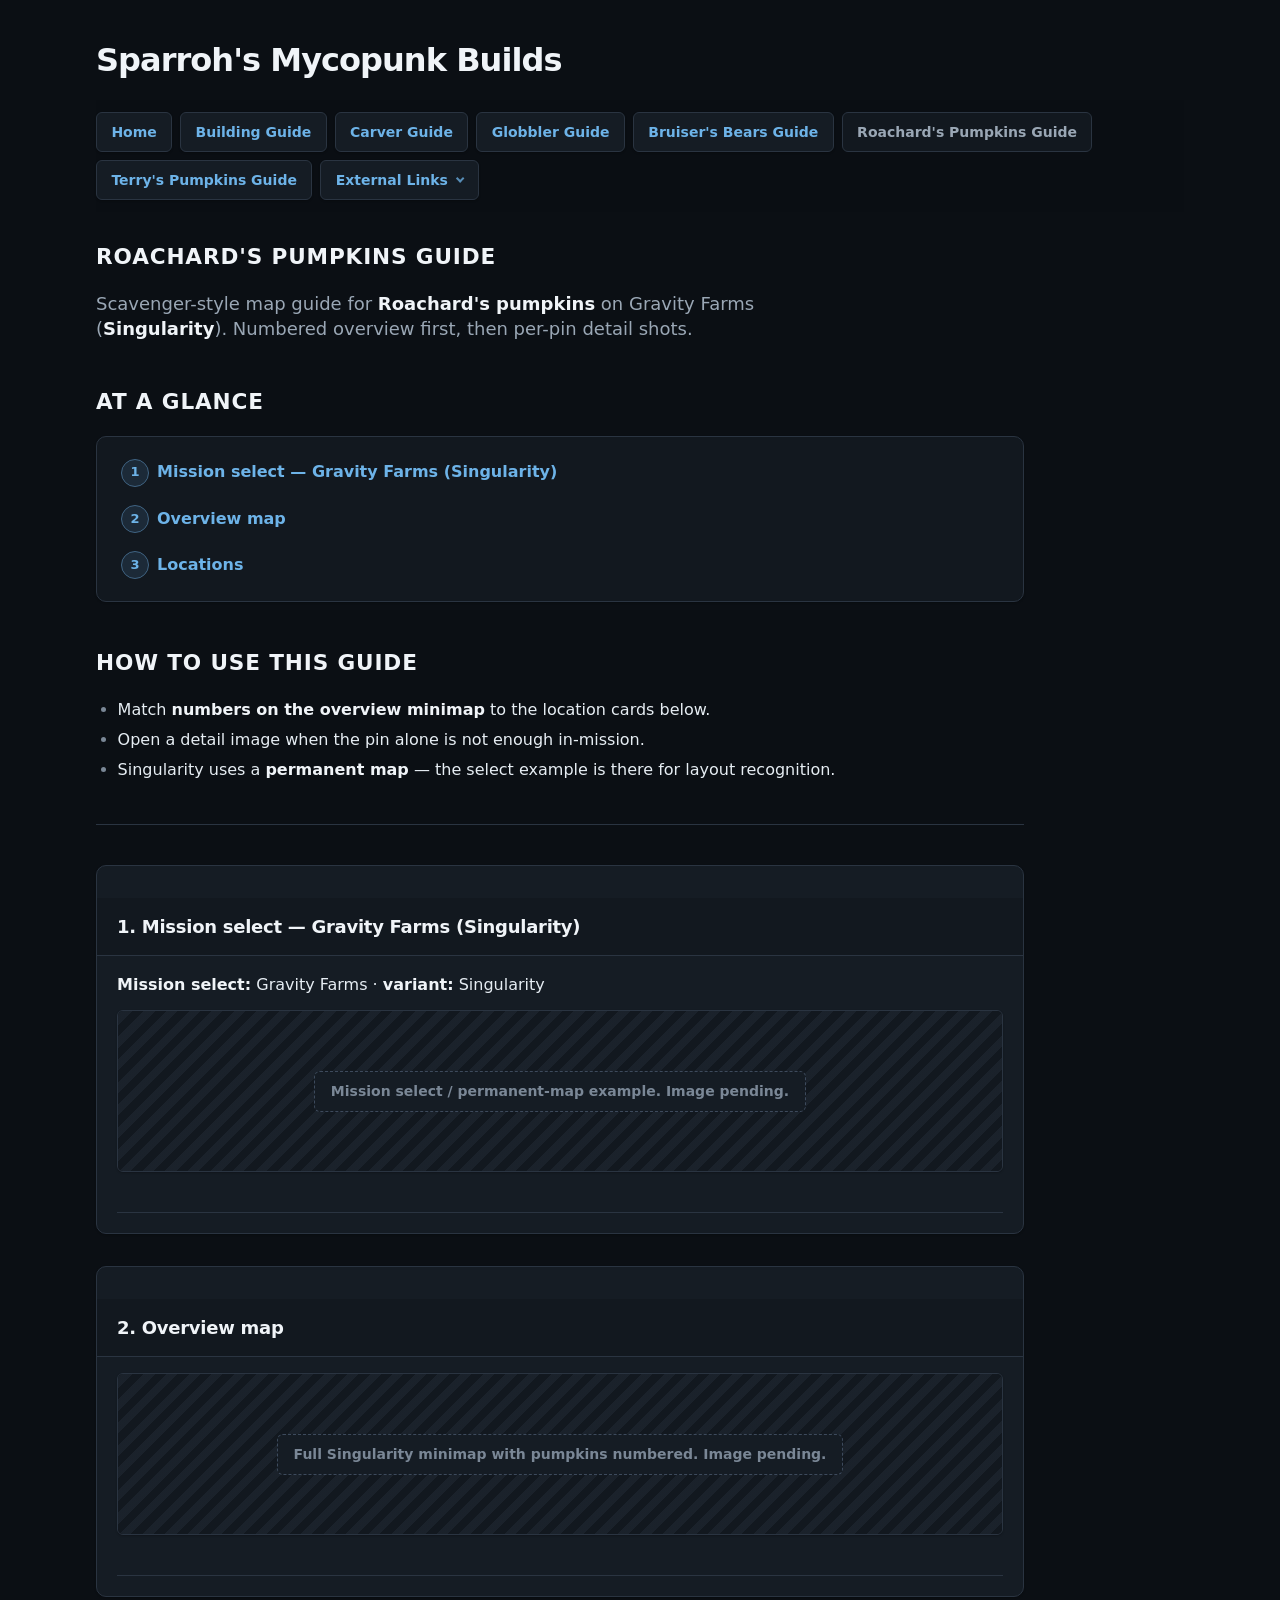
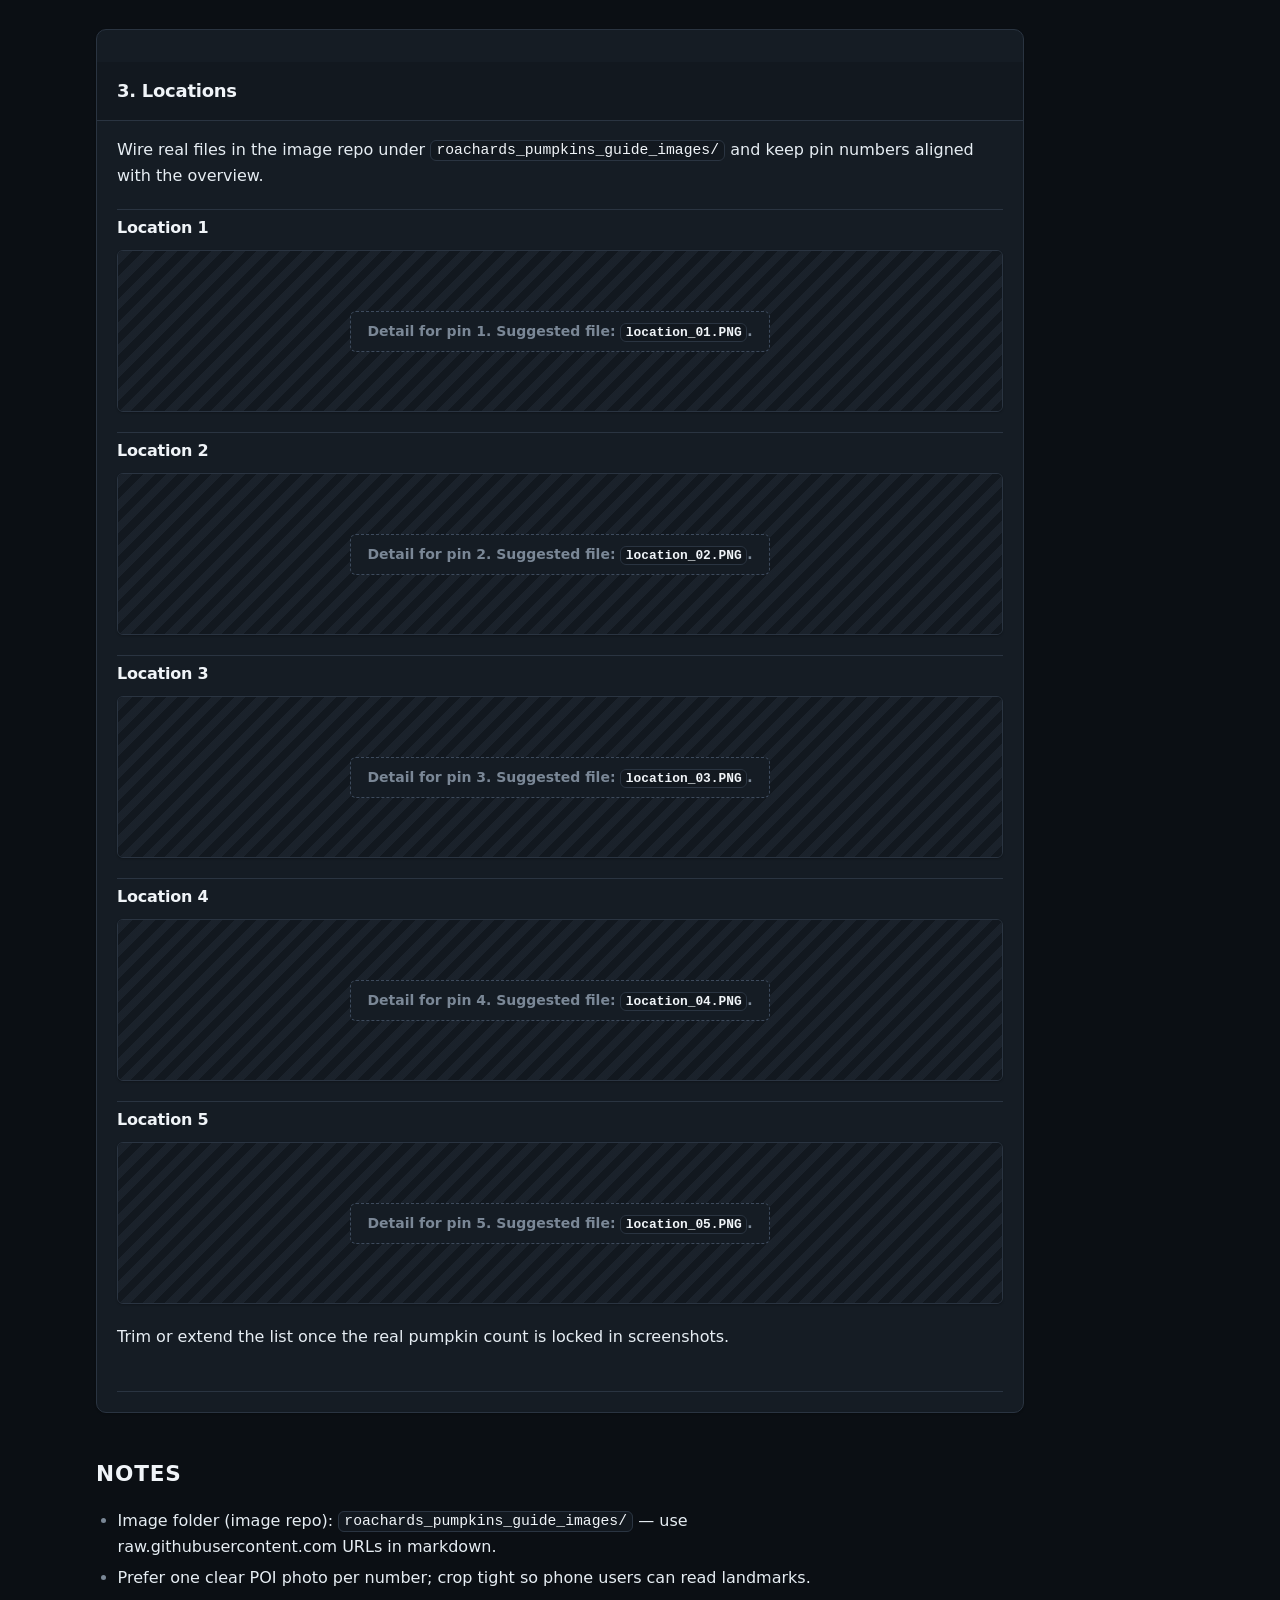
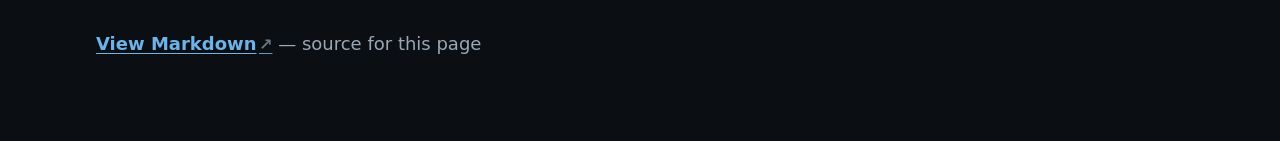
<file: guides/roachards_pumpkins_guide.html>
<!DOCTYPE html>
<html lang="en">
<head>
  <meta charset="utf-8">
  <meta name="viewport" content="width=device-width, initial-scale=1">
  <title>Roachard&#x27;s Pumpkins Guide</title>
  <link rel="stylesheet" href="../css/style.css">
</head>
<body>
<h1>Sparroh's Mycopunk Builds</h1>
<nav class="top-nav" aria-label="Site">
  <a class="nav-link" href="../index.html">Home</a>
  <a class="nav-link" href="building_guide.html">Building Guide</a>
  <a class="nav-link" href="carver_guide.html">Carver Guide</a>
  <a class="nav-link" href="globbler_guide.html">Globbler Guide</a>
  <a class="nav-link" href="bruisers_bears_guide.html">Bruiser&#x27;s Bears Guide</a>
  <span class="nav-link nav-link-current" aria-current="page">Roachard&#x27;s Pumpkins Guide</span>
  <a class="nav-link" href="terrys_pumpkins_guide.html">Terry&#x27;s Pumpkins Guide</a>
  <details class="nav-dropdown" data-nav-section="external">
    <summary class="nav-link nav-dropdown-trigger">External Links<span class="nav-dropdown-caret" aria-hidden="true"></span></summary>
    <div class="nav-dropdown-panel" role="group" aria-label="External links">
      <a class="nav-dropdown-link nav-dropdown-link-external" href="https://coloronx.github.io/Mycopunk_UpgradeSolver/" target="_blank" rel="noopener noreferrer" title="Opens in a new tab" aria-label="Grid Solver (external link)">Grid Solver<span class="nav-external-mark" aria-hidden="true">↗</span></a>
      <a class="nav-dropdown-link nav-dropdown-link-external" href="https://docs.google.com/spreadsheets/d/16D7SskcxR_eVl4gwiiJHAC6Uj51Nqve1ip5ZPJP40NQ/edit?gid=1144611215#gid=1144611215" target="_blank" rel="noopener noreferrer" title="Opens in a new tab" aria-label="Carson&#x27;s Builds (external link)">Carson&#x27;s Builds<span class="nav-external-mark" aria-hidden="true">↗</span></a>
      <a class="nav-dropdown-link nav-dropdown-link-external" href="https://mycopunk.miraheze.org/wiki/Main_Page" target="_blank" rel="noopener noreferrer" title="Opens in a new tab" aria-label="Wiki (external link)">Wiki<span class="nav-external-mark" aria-hidden="true">↗</span></a>
      <a class="nav-dropdown-link nav-dropdown-link-external" href="https://modding.mycopunk.wiki/" target="_blank" rel="noopener noreferrer" title="Opens in a new tab" aria-label="Modding Wiki (external link)">Modding Wiki<span class="nav-external-mark" aria-hidden="true">↗</span></a>
      <a class="nav-dropdown-link nav-dropdown-link-external" href="https://thunderstore.io/c/mycopunk/" target="_blank" rel="noopener noreferrer" title="Opens in a new tab" aria-label="Thunderstore (external link)">Thunderstore<span class="nav-external-mark" aria-hidden="true">↗</span></a>
      <a class="nav-dropdown-link nav-dropdown-link-external" href="https://www.speedrun.com/Mycopunk" target="_blank" rel="noopener noreferrer" title="Opens in a new tab" aria-label="Speedrunning (external link)">Speedrunning<span class="nav-external-mark" aria-hidden="true">↗</span></a>
    </div>
  </details>
</nav>
<article class="guide-body guide-scavenger">
<h2 class="page-title">Roachard&#x27;s Pumpkins Guide</h2>
<p>Scavenger-style map guide for <strong>Roachard&#x27;s pumpkins</strong> on Gravity Farms (<strong>Singularity</strong>). Numbered overview first, then per-pin detail shots.</p>
<h2 id="at-a-glance">At a glance</h2>
<ol><li><a href="#1-mission-select--gravity-farms-singularity">Mission select — Gravity Farms (Singularity)</a></li><li><a href="#2-overview-map">Overview map</a></li><li><a href="#3-locations">Locations</a></li></ol>
<h2 id="how-to-use-this-guide">How to use this guide</h2>
<ul><li>Match <strong>numbers on the overview minimap</strong> to the location cards below.</li><li>Open a detail image when the pin alone is not enough in-mission.</li><li>Singularity uses a <strong>permanent map</strong> — the select example is there for layout recognition.</li></ul>
<hr>
<section class="guide-step">
<h2 id="1-mission-select-gravity-farms-singularity">1. Mission select — Gravity Farms (Singularity)</h2>
<div class="guide-step-body">

<p><strong>Mission select:</strong> Gravity Farms · <strong>variant:</strong> Singularity</p>
<figure class="guide-figure guide-figure-pending"><div class="guide-figure-pending-frame" role="img" aria-label="Mission select / permanent-map example. Image pending."><span class="guide-figure-pending-label">Mission select / permanent-map example. Image pending.</span></div></figure>
<hr>
</div>
</section>
<section class="guide-step">
<h2 id="2-overview-map">2. Overview map</h2>
<div class="guide-step-body">

<figure class="guide-figure guide-figure-overview guide-figure-pending"><div class="guide-figure-pending-frame" role="img" aria-label="Full Singularity minimap with pumpkins numbered. Image pending."><span class="guide-figure-pending-label">Full Singularity minimap with pumpkins numbered. Image pending.</span></div></figure>
<hr>
</div>
</section>
<section class="guide-step">
<h2 id="3-locations">3. Locations</h2>
<div class="guide-step-body">

<p>Wire real files in the image repo under <code>roachards_pumpkins_guide_images/</code> and keep pin numbers aligned with the overview.</p>
<h3 id="location-1">Location 1</h3>
<figure class="guide-figure guide-figure-pending"><div class="guide-figure-pending-frame" role="img" aria-label="Detail for pin 1. Suggested file: `location_01.PNG`."><span class="guide-figure-pending-label">Detail for pin 1. Suggested file: <code>location_01.PNG</code>.</span></div></figure>
<h3 id="location-2">Location 2</h3>
<figure class="guide-figure guide-figure-pending"><div class="guide-figure-pending-frame" role="img" aria-label="Detail for pin 2. Suggested file: `location_02.PNG`."><span class="guide-figure-pending-label">Detail for pin 2. Suggested file: <code>location_02.PNG</code>.</span></div></figure>
<h3 id="location-3">Location 3</h3>
<figure class="guide-figure guide-figure-pending"><div class="guide-figure-pending-frame" role="img" aria-label="Detail for pin 3. Suggested file: `location_03.PNG`."><span class="guide-figure-pending-label">Detail for pin 3. Suggested file: <code>location_03.PNG</code>.</span></div></figure>
<h3 id="location-4">Location 4</h3>
<figure class="guide-figure guide-figure-pending"><div class="guide-figure-pending-frame" role="img" aria-label="Detail for pin 4. Suggested file: `location_04.PNG`."><span class="guide-figure-pending-label">Detail for pin 4. Suggested file: <code>location_04.PNG</code>.</span></div></figure>
<h3 id="location-5">Location 5</h3>
<figure class="guide-figure guide-figure-pending"><div class="guide-figure-pending-frame" role="img" aria-label="Detail for pin 5. Suggested file: `location_05.PNG`."><span class="guide-figure-pending-label">Detail for pin 5. Suggested file: <code>location_05.PNG</code>.</span></div></figure>
<p>Trim or extend the list once the real pumpkin count is locked in screenshots.</p>
<hr>
</div>
</section>
<h2 id="notes">Notes</h2>
<ul><li>Image folder (image repo): <code>roachards_pumpkins_guide_images/</code> — use raw.githubusercontent.com URLs in markdown.</li><li>Prefer one clear POI photo per number; crop tight so phone users can read landmarks.</li></ul>
</article>
<p class="page-source"><a class="page-source-external" href="https://github.com/Little-Sparroh/Mycopunk-Amalgamation-Builds/blob/main/guides/roachards_pumpkins_guide.md" target="_blank" rel="noopener noreferrer" title="Opens in a new tab" aria-label="View Markdown on GitHub (external link)">View Markdown<span class="nav-external-mark" aria-hidden="true">↗</span></a> — source for this page</p>
<script>
(function () {
  var nav = document.querySelector(".top-nav");
  if (!nav) return;
  var dropdowns = nav.querySelectorAll("details.nav-dropdown");
  if (!dropdowns.length) return;

  function closeAll(except) {
    dropdowns.forEach(function (d) {
      if (d !== except) d.open = false;
    });
  }

  dropdowns.forEach(function (d) {
    d.addEventListener("toggle", function () {
      if (d.open) closeAll(d);
    });
  });

  document.addEventListener("click", function (e) {
    if (!nav.contains(e.target)) closeAll(null);
  });

  document.addEventListener("keydown", function (e) {
    if (e.key === "Escape") closeAll(null);
  });
})();
</script>
</body>
</html>
</file>
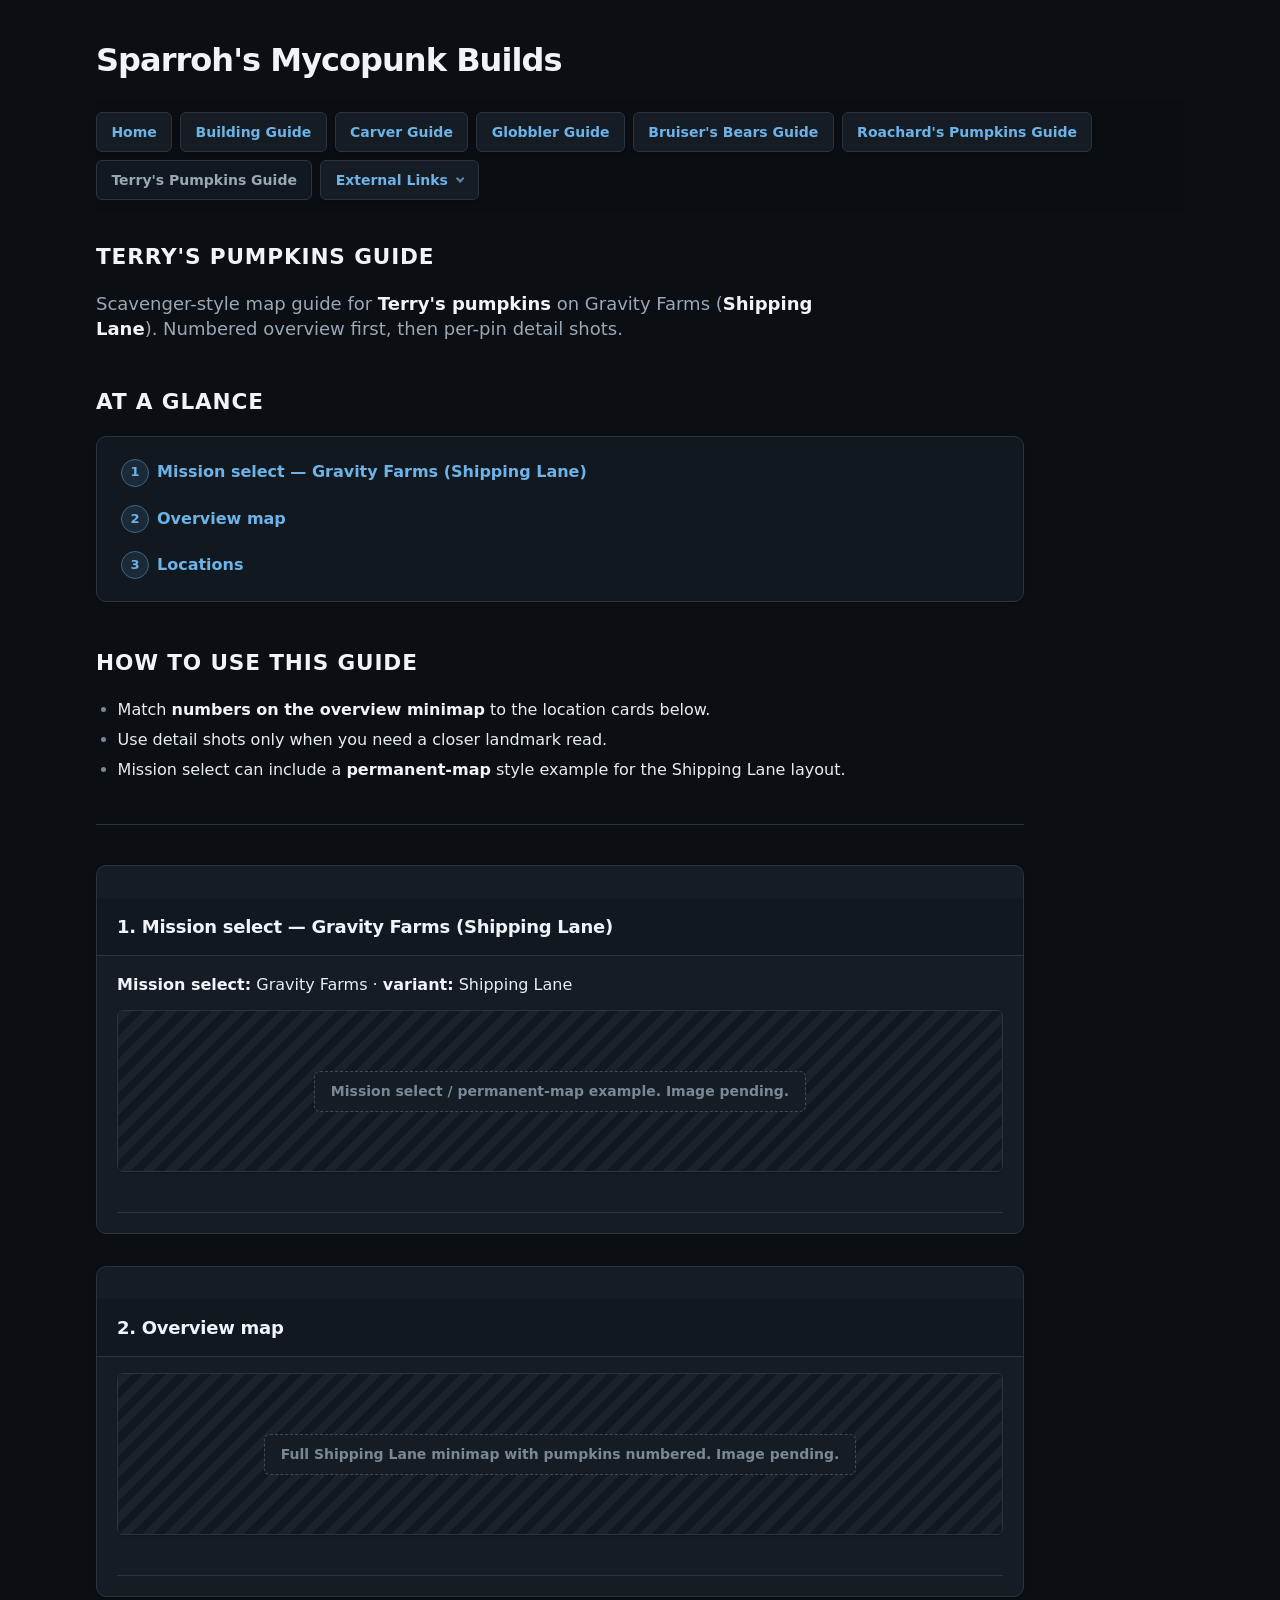
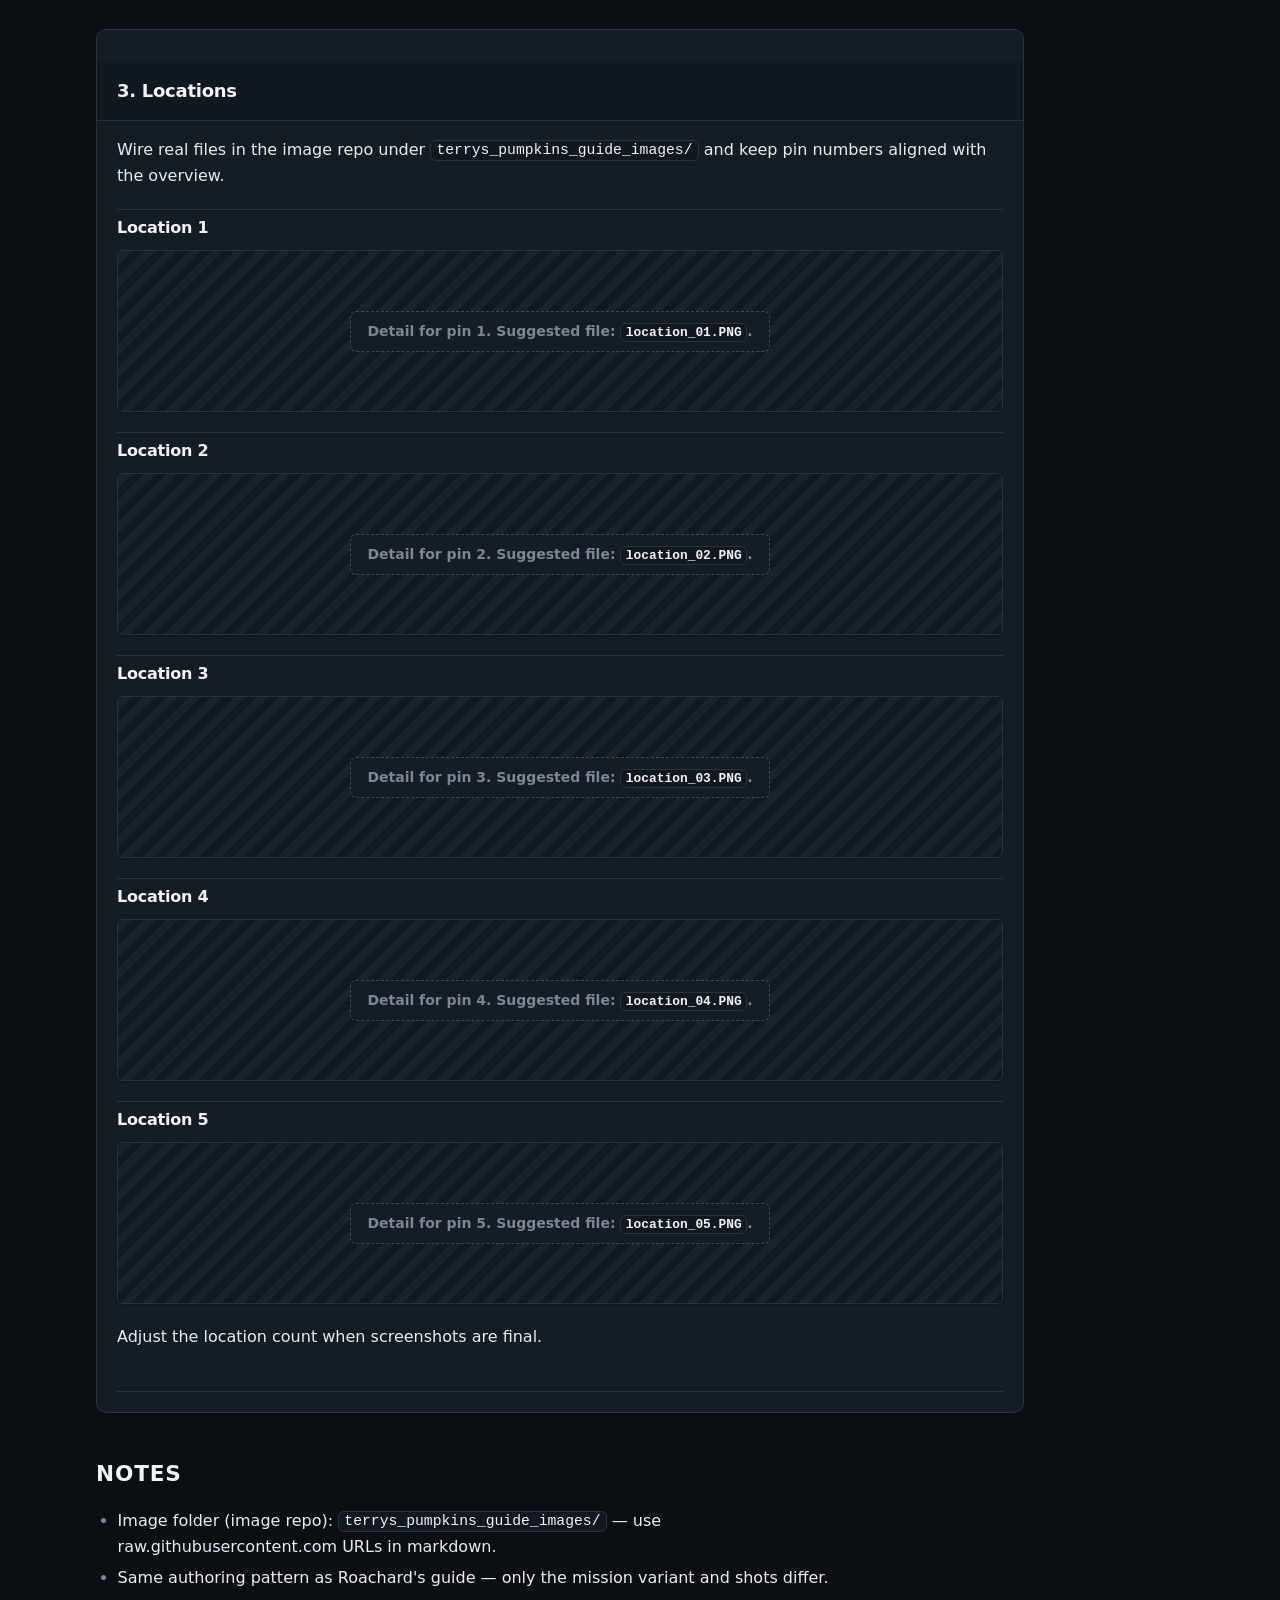
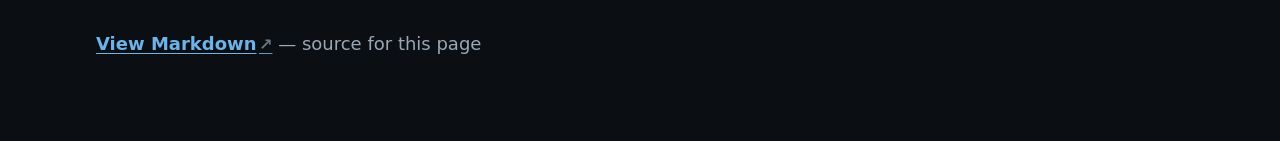
<file: guides/terrys_pumpkins_guide.html>
<!DOCTYPE html>
<html lang="en">
<head>
  <meta charset="utf-8">
  <meta name="viewport" content="width=device-width, initial-scale=1">
  <title>Terry&#x27;s Pumpkins Guide</title>
  <link rel="stylesheet" href="../css/style.css">
</head>
<body>
<h1>Sparroh's Mycopunk Builds</h1>
<nav class="top-nav" aria-label="Site">
  <a class="nav-link" href="../index.html">Home</a>
  <a class="nav-link" href="building_guide.html">Building Guide</a>
  <a class="nav-link" href="carver_guide.html">Carver Guide</a>
  <a class="nav-link" href="globbler_guide.html">Globbler Guide</a>
  <a class="nav-link" href="bruisers_bears_guide.html">Bruiser&#x27;s Bears Guide</a>
  <a class="nav-link" href="roachards_pumpkins_guide.html">Roachard&#x27;s Pumpkins Guide</a>
  <span class="nav-link nav-link-current" aria-current="page">Terry&#x27;s Pumpkins Guide</span>
  <details class="nav-dropdown" data-nav-section="external">
    <summary class="nav-link nav-dropdown-trigger">External Links<span class="nav-dropdown-caret" aria-hidden="true"></span></summary>
    <div class="nav-dropdown-panel" role="group" aria-label="External links">
      <a class="nav-dropdown-link nav-dropdown-link-external" href="https://coloronx.github.io/Mycopunk_UpgradeSolver/" target="_blank" rel="noopener noreferrer" title="Opens in a new tab" aria-label="Grid Solver (external link)">Grid Solver<span class="nav-external-mark" aria-hidden="true">↗</span></a>
      <a class="nav-dropdown-link nav-dropdown-link-external" href="https://docs.google.com/spreadsheets/d/16D7SskcxR_eVl4gwiiJHAC6Uj51Nqve1ip5ZPJP40NQ/edit?gid=1144611215#gid=1144611215" target="_blank" rel="noopener noreferrer" title="Opens in a new tab" aria-label="Carson&#x27;s Builds (external link)">Carson&#x27;s Builds<span class="nav-external-mark" aria-hidden="true">↗</span></a>
      <a class="nav-dropdown-link nav-dropdown-link-external" href="https://mycopunk.miraheze.org/wiki/Main_Page" target="_blank" rel="noopener noreferrer" title="Opens in a new tab" aria-label="Wiki (external link)">Wiki<span class="nav-external-mark" aria-hidden="true">↗</span></a>
      <a class="nav-dropdown-link nav-dropdown-link-external" href="https://modding.mycopunk.wiki/" target="_blank" rel="noopener noreferrer" title="Opens in a new tab" aria-label="Modding Wiki (external link)">Modding Wiki<span class="nav-external-mark" aria-hidden="true">↗</span></a>
      <a class="nav-dropdown-link nav-dropdown-link-external" href="https://thunderstore.io/c/mycopunk/" target="_blank" rel="noopener noreferrer" title="Opens in a new tab" aria-label="Thunderstore (external link)">Thunderstore<span class="nav-external-mark" aria-hidden="true">↗</span></a>
      <a class="nav-dropdown-link nav-dropdown-link-external" href="https://www.speedrun.com/Mycopunk" target="_blank" rel="noopener noreferrer" title="Opens in a new tab" aria-label="Speedrunning (external link)">Speedrunning<span class="nav-external-mark" aria-hidden="true">↗</span></a>
    </div>
  </details>
</nav>
<article class="guide-body guide-scavenger">
<h2 class="page-title">Terry&#x27;s Pumpkins Guide</h2>
<p>Scavenger-style map guide for <strong>Terry&#x27;s pumpkins</strong> on Gravity Farms (<strong>Shipping Lane</strong>). Numbered overview first, then per-pin detail shots.</p>
<h2 id="at-a-glance">At a glance</h2>
<ol><li><a href="#1-mission-select--gravity-farms-shipping-lane">Mission select — Gravity Farms (Shipping Lane)</a></li><li><a href="#2-overview-map">Overview map</a></li><li><a href="#3-locations">Locations</a></li></ol>
<h2 id="how-to-use-this-guide">How to use this guide</h2>
<ul><li>Match <strong>numbers on the overview minimap</strong> to the location cards below.</li><li>Use detail shots only when you need a closer landmark read.</li><li>Mission select can include a <strong>permanent-map</strong> style example for the Shipping Lane layout.</li></ul>
<hr>
<section class="guide-step">
<h2 id="1-mission-select-gravity-farms-shipping-lane">1. Mission select — Gravity Farms (Shipping Lane)</h2>
<div class="guide-step-body">

<p><strong>Mission select:</strong> Gravity Farms · <strong>variant:</strong> Shipping Lane</p>
<figure class="guide-figure guide-figure-pending"><div class="guide-figure-pending-frame" role="img" aria-label="Mission select / permanent-map example. Image pending."><span class="guide-figure-pending-label">Mission select / permanent-map example. Image pending.</span></div></figure>
<hr>
</div>
</section>
<section class="guide-step">
<h2 id="2-overview-map">2. Overview map</h2>
<div class="guide-step-body">

<figure class="guide-figure guide-figure-overview guide-figure-pending"><div class="guide-figure-pending-frame" role="img" aria-label="Full Shipping Lane minimap with pumpkins numbered. Image pending."><span class="guide-figure-pending-label">Full Shipping Lane minimap with pumpkins numbered. Image pending.</span></div></figure>
<hr>
</div>
</section>
<section class="guide-step">
<h2 id="3-locations">3. Locations</h2>
<div class="guide-step-body">

<p>Wire real files in the image repo under <code>terrys_pumpkins_guide_images/</code> and keep pin numbers aligned with the overview.</p>
<h3 id="location-1">Location 1</h3>
<figure class="guide-figure guide-figure-pending"><div class="guide-figure-pending-frame" role="img" aria-label="Detail for pin 1. Suggested file: `location_01.PNG`."><span class="guide-figure-pending-label">Detail for pin 1. Suggested file: <code>location_01.PNG</code>.</span></div></figure>
<h3 id="location-2">Location 2</h3>
<figure class="guide-figure guide-figure-pending"><div class="guide-figure-pending-frame" role="img" aria-label="Detail for pin 2. Suggested file: `location_02.PNG`."><span class="guide-figure-pending-label">Detail for pin 2. Suggested file: <code>location_02.PNG</code>.</span></div></figure>
<h3 id="location-3">Location 3</h3>
<figure class="guide-figure guide-figure-pending"><div class="guide-figure-pending-frame" role="img" aria-label="Detail for pin 3. Suggested file: `location_03.PNG`."><span class="guide-figure-pending-label">Detail for pin 3. Suggested file: <code>location_03.PNG</code>.</span></div></figure>
<h3 id="location-4">Location 4</h3>
<figure class="guide-figure guide-figure-pending"><div class="guide-figure-pending-frame" role="img" aria-label="Detail for pin 4. Suggested file: `location_04.PNG`."><span class="guide-figure-pending-label">Detail for pin 4. Suggested file: <code>location_04.PNG</code>.</span></div></figure>
<h3 id="location-5">Location 5</h3>
<figure class="guide-figure guide-figure-pending"><div class="guide-figure-pending-frame" role="img" aria-label="Detail for pin 5. Suggested file: `location_05.PNG`."><span class="guide-figure-pending-label">Detail for pin 5. Suggested file: <code>location_05.PNG</code>.</span></div></figure>
<p>Adjust the location count when screenshots are final.</p>
<hr>
</div>
</section>
<h2 id="notes">Notes</h2>
<ul><li>Image folder (image repo): <code>terrys_pumpkins_guide_images/</code> — use raw.githubusercontent.com URLs in markdown.</li><li>Same authoring pattern as Roachard&#x27;s guide — only the mission variant and shots differ.</li></ul>
</article>
<p class="page-source"><a class="page-source-external" href="https://github.com/Little-Sparroh/Mycopunk-Amalgamation-Builds/blob/main/guides/terrys_pumpkins_guide.md" target="_blank" rel="noopener noreferrer" title="Opens in a new tab" aria-label="View Markdown on GitHub (external link)">View Markdown<span class="nav-external-mark" aria-hidden="true">↗</span></a> — source for this page</p>
<script>
(function () {
  var nav = document.querySelector(".top-nav");
  if (!nav) return;
  var dropdowns = nav.querySelectorAll("details.nav-dropdown");
  if (!dropdowns.length) return;

  function closeAll(except) {
    dropdowns.forEach(function (d) {
      if (d !== except) d.open = false;
    });
  }

  dropdowns.forEach(function (d) {
    d.addEventListener("toggle", function () {
      if (d.open) closeAll(d);
    });
  });

  document.addEventListener("click", function (e) {
    if (!nav.contains(e.target)) closeAll(null);
  });

  document.addEventListener("keydown", function (e) {
    if (e.key === "Escape") closeAll(null);
  });
})();
</script>
</body>
</html>
</file>
<file: css/style.css>
/* =============================================================================
   Mycopunk Amalgamation Builds — refined dark theme
   Tokens first so theming (and a future light theme) stays easy.
   ============================================================================= */

:root {
  /* Surfaces */
  --color-bg: #0b0f14;
  --color-bg-elevated: #12181f;
  --color-surface: #151c24;
  --color-surface-hover: #1a2330;
  --color-border: #2a3441;
  --color-border-strong: #3d4a5c;

  /* Text */
  --color-text: #e6edf3;
  --color-text-muted: #9aa7b5;
  --color-text-subtle: #7a8796;
  --color-heading: #f0f4f8;

  /* Accent / interactive */
  --color-accent: #5b9fd4;
  --color-accent-hover: #7eb6e0;
  --color-accent-muted: rgba(91, 159, 212, 0.14);
  --color-focus: #7eb6e0;
  --color-link: #6db3e8;
  --color-link-hover: #9dcef5;

  /* Tier accents — readable on dark, not neon */
  --tier-s: #e6b84d;
  --tier-s-bg: rgba(230, 184, 77, 0.12);
  --tier-s-border: rgba(230, 184, 77, 0.45);

  --tier-a: #5dba7a;
  --tier-a-bg: rgba(93, 186, 122, 0.12);
  --tier-a-border: rgba(93, 186, 122, 0.4);

  --tier-b: #5b9fd4;
  --tier-b-bg: rgba(91, 159, 212, 0.12);
  --tier-b-border: rgba(91, 159, 212, 0.4);

  --tier-c: #8b9aab;
  --tier-c-bg: rgba(139, 154, 171, 0.1);
  --tier-c-border: rgba(139, 154, 171, 0.35);

  --tier-d: #d4a05b;
  --tier-d-bg: rgba(212, 160, 91, 0.1);
  --tier-d-border: rgba(212, 160, 91, 0.35);

  --tier-f: #c97b7b;
  --tier-f-bg: rgba(201, 123, 123, 0.1);
  --tier-f-border: rgba(201, 123, 123, 0.35);

  /* Typography */
  --font-sans: system-ui, -apple-system, BlinkMacSystemFont, "Segoe UI", Roboto,
    "Helvetica Neue", Arial, sans-serif;
  --font-mono: ui-monospace, "Cascadia Code", "SF Mono", Menlo, Consolas,
    "Liberation Mono", monospace;

  --text-xs: 0.8125rem;
  --text-sm: 0.875rem;
  --text-base: 1rem;
  --text-lg: 1.125rem;
  --text-xl: 1.35rem;
  --text-2xl: 1.75rem;
  --text-3xl: 2rem;

  --leading-tight: 1.25;
  --leading-snug: 1.4;
  --leading-normal: 1.65;
  --tracking-wide: 0.04em;

  /* Spacing scale */
  --space-1: 0.25rem;
  --space-2: 0.5rem;
  --space-3: 0.75rem;
  --space-4: 1rem;
  --space-5: 1.25rem;
  --space-6: 1.5rem;
  --space-8: 2rem;
  --space-10: 2.5rem;
  --space-12: 3rem;
  --space-16: 4rem;

  /* Radii & elevation */
  --radius-sm: 6px;
  --radius-md: 10px;
  --radius-lg: 14px;
  --shadow-sm: 0 1px 2px rgba(0, 0, 0, 0.25);
  --shadow-md: 0 4px 16px rgba(0, 0, 0, 0.28);
  --shadow-focus: 0 0 0 3px rgba(126, 182, 224, 0.35);

  /* Layout */
  --content-max: 72rem;
  --prose-max: 46rem;
  --build-image-width: min(380px, 100%);
  --sticky-nav-offset: 0.5rem;
  --tier-sidebar-width: 4.5rem;
  /* Clear sticky top-nav blur/background when the tier rail sticks */
  --tier-nav-top: calc(var(--sticky-nav-offset) + 5rem);



  /* Motion */
  --ease: cubic-bezier(0.2, 0.8, 0.2, 1);
  --duration: 160ms;
}

/* -----------------------------------------------------------------------------
   Base
   ----------------------------------------------------------------------------- */

*,
*::before,
*::after {
  box-sizing: border-box;
}

html {
  color-scheme: dark;
  -webkit-text-size-adjust: 100%;
  scroll-behavior: smooth;
}

body {
  margin: 0 auto;
  max-width: var(--content-max);
  padding: var(--space-6) var(--space-4) var(--space-16);
  background-color: var(--color-bg);
  color: var(--color-text);
  font-family: var(--font-sans);
  font-size: var(--text-base);
  line-height: var(--leading-normal);
  -webkit-font-smoothing: antialiased;
  -moz-osx-font-smoothing: grayscale;
}

@media (min-width: 640px) {
  body {
    padding: var(--space-8) var(--space-6) var(--space-16);
  }
}

@media (min-width: 960px) {
  body {
    padding: var(--space-10) var(--space-8) var(--space-16);
  }
}

/* Selection */
::selection {
  background: var(--color-accent-muted);
  color: var(--color-heading);
}

/* Images */
img {
  max-width: 100%;
  height: auto;
  vertical-align: middle;
}

/* -----------------------------------------------------------------------------
   Typography
   ----------------------------------------------------------------------------- */

h1,
h2,
h3,
h4 {
  color: var(--color-heading);
  font-weight: 650;
  line-height: var(--leading-tight);
  letter-spacing: -0.02em;
  text-wrap: balance;
}

h1 {
  margin: 0 0 var(--space-4);
  font-size: clamp(1.65rem, 1.3rem + 1.4vw, var(--text-3xl));
  font-weight: 700;
  letter-spacing: -0.03em;
}

h2 {
  margin: var(--space-12) 0 var(--space-6);
  font-size: var(--text-xl);
  font-weight: 700;
  letter-spacing: var(--tracking-wide);
  text-transform: uppercase;
}

h3 {
  margin: 0 0 var(--space-3);
  font-size: var(--text-lg);
  font-weight: 650;
  letter-spacing: -0.015em;
  color: var(--color-heading);
}

p {
  margin: 0 0 var(--space-3);
  max-width: var(--prose-max);
}

/* Build card body copy can use full card width */
.build-text p {
  max-width: none;
}

ul,
ol {
  margin: 0 0 var(--space-4);
  padding-inline-start: 1.35rem;
  max-width: var(--prose-max);
}

li {
  margin-block: var(--space-1);
}

li::marker {
  color: var(--color-text-subtle);
}

strong {
  color: var(--color-heading);
  font-weight: 650;
}

hr {
  border: 0;
  height: 1px;
  margin: var(--space-10) 0;
  background: linear-gradient(
    90deg,
    transparent,
    var(--color-border-strong) 12%,
    var(--color-border-strong) 88%,
    transparent
  );
}

/* Intro / description under page title */
body > p:first-of-type,
h1 + p,
.page-title + p {
  color: var(--color-text-muted);
  font-size: var(--text-lg);
  line-height: var(--leading-snug);
  margin-bottom: var(--space-5);
}


/* Source CSV link under collection title / description */
.page-source {
  margin-top: calc(-1 * var(--space-3));
  margin-bottom: var(--space-6);
  max-width: var(--prose-max);
  color: var(--color-text-subtle);
  font-size: var(--text-sm);
  line-height: var(--leading-snug);
}

.page-source a {
  font-weight: 550;
}

.page-source-external .nav-external-mark {
  margin-inline-start: 0.15rem;
  color: var(--color-text-subtle);
  font-size: 0.9em;
  opacity: 0.85;
}

.page-source-external:hover .nav-external-mark {
  color: var(--color-link-hover);
  opacity: 1;
}



/* -----------------------------------------------------------------------------
   Links
   ----------------------------------------------------------------------------- */

a {
  color: var(--color-link);
  text-decoration-thickness: 1px;
  text-underline-offset: 0.18em;
  transition: color var(--duration) var(--ease);
}

a:hover {
  color: var(--color-link-hover);
}

a:focus-visible {
  outline: 2px solid var(--color-focus);
  outline-offset: 3px;
  border-radius: 2px;
}

/* -----------------------------------------------------------------------------
   Navigation
   ----------------------------------------------------------------------------- */

.top-nav {
  display: flex;
  flex-wrap: wrap;
  gap: var(--space-2);
  margin: var(--space-5) 0 var(--space-3);
  padding: var(--space-3) 0;
  position: sticky;
  top: var(--sticky-nav-offset);
  z-index: 30;
  background: color-mix(in srgb, var(--color-bg) 88%, transparent);
  backdrop-filter: blur(10px);
  -webkit-backdrop-filter: blur(10px);
}

/* Fallback when color-mix is unavailable */
@supports not (background: color-mix(in srgb, black 50%, white)) {
  .top-nav {
    background: rgba(11, 15, 20, 0.92);
  }
}

.top-nav-secondary {
  position: static;
  margin-top: 0;
  margin-bottom: var(--space-8);
  padding-top: 0;
  padding-bottom: var(--space-6);
  border-bottom: 1px solid var(--color-border);
  background: transparent;
  backdrop-filter: none;
  -webkit-backdrop-filter: none;
}

/* Build page: left sticky tier rail + main column */
.build-layout {
  display: grid;
  grid-template-columns: var(--tier-sidebar-width) minmax(0, 1fr);
  gap: var(--space-5);
  align-items: start;
  margin-top: var(--space-4);
}

.build-main {
  min-width: 0;
}

.build-main > h1,
.build-main > .page-title {
  margin-top: 0;
}

/* Collection title under site h1 + nav (build pages) */
.page-title {
  margin: 0 0 var(--space-4);
  padding: 0;
  border: 0;
  border-radius: 0;
  background: transparent;
  color: var(--color-heading);
  font-size: clamp(1.35rem, 1.15rem + 0.8vw, var(--text-2xl));
  font-weight: 700;
  letter-spacing: -0.025em;
  text-transform: none;
  line-height: var(--leading-tight);
  scroll-margin-top: 0;
}


/* Sticky vertical tier jump rail (build pages) */
.tier-nav {
  display: flex;
  flex-direction: column;
  flex-wrap: nowrap;
  align-items: stretch;
  gap: var(--space-2);
  margin: 0;
  padding: var(--space-3) var(--space-2);
  position: sticky;
  top: var(--tier-nav-top);
  z-index: 25;
  width: 100%;
  border: 1px solid var(--color-border);
  border-radius: var(--radius-md);
  background: color-mix(in srgb, var(--color-bg-elevated) 92%, transparent);
  backdrop-filter: blur(10px);
  -webkit-backdrop-filter: blur(10px);
  box-shadow: var(--shadow-sm);
}

@supports not (background: color-mix(in srgb, black 50%, white)) {
  .tier-nav {
    background: rgba(18, 24, 31, 0.94);
  }
}

.tier-nav-label {
  display: block;
  margin: 0 0 var(--space-1);
  color: var(--color-text-subtle);
  font-size: 0.65rem;
  font-weight: 600;
  letter-spacing: var(--tracking-wide);
  text-transform: uppercase;
  text-align: center;
  line-height: 1.2;
}

.tier-nav-link {
  display: flex;
  align-items: center;
  justify-content: center;
  width: 100%;
  min-height: 2.5rem;
  padding: 0.4rem 0.35rem;
  border: 1px solid var(--color-border);
  border-radius: var(--radius-sm);
  background: var(--color-surface);
  color: var(--color-heading) !important;
  text-decoration: none;
  font-size: var(--text-sm);
  font-weight: 700;
  letter-spacing: 0.04em;
  line-height: 1;
  transition:
    background-color var(--duration) var(--ease),
    border-color var(--duration) var(--ease),
    color var(--duration) var(--ease),
    box-shadow var(--duration) var(--ease);
}


.tier-nav-link:hover {
  background: var(--color-surface-hover);
  box-shadow: var(--shadow-sm);
}

.tier-nav-link:focus-visible {
  outline: none;
  box-shadow: var(--shadow-focus);
}

.tier-nav-link.tier-s {
  color: var(--tier-s) !important;
  border-color: var(--tier-s-border);
  background: var(--tier-s-bg);
}

.tier-nav-link.tier-a {
  color: var(--tier-a) !important;
  border-color: var(--tier-a-border);
  background: var(--tier-a-bg);
}

.tier-nav-link.tier-b {
  color: var(--tier-b) !important;
  border-color: var(--tier-b-border);
  background: var(--tier-b-bg);
}

.tier-nav-link.tier-c {
  color: var(--tier-c) !important;
  border-color: var(--tier-c-border);
  background: var(--tier-c-bg);
}

.tier-nav-link.tier-d {
  color: var(--tier-d) !important;
  border-color: var(--tier-d-border);
  background: var(--tier-d-bg);
}

.tier-nav-link.tier-f {
  color: var(--tier-f) !important;
  border-color: var(--tier-f-border);
  background: var(--tier-f-bg);
}

.tier-nav-link.tier-s:hover,
.tier-nav-link.tier-a:hover,
.tier-nav-link.tier-b:hover,
.tier-nav-link.tier-c:hover,
.tier-nav-link.tier-d:hover,
.tier-nav-link.tier-f:hover {
  filter: brightness(1.12);
}

.nav-link {
  display: inline-flex;
  align-items: center;
  gap: var(--space-1);
  min-height: 2.5rem;
  padding: 0.45rem 0.9rem;
  border: 1px solid var(--color-border);
  border-radius: var(--radius-sm);
  background: var(--color-surface);
  color: var(--color-link) !important;
  text-decoration: none;
  white-space: nowrap;
  font-size: var(--text-sm);
  font-weight: 550;
  line-height: 1.2;
  box-shadow: var(--shadow-sm);
  transition:
    background-color var(--duration) var(--ease),
    border-color var(--duration) var(--ease),
    color var(--duration) var(--ease),
    box-shadow var(--duration) var(--ease);
}

.nav-link:hover {
  border-color: var(--color-accent);
  background: var(--color-surface-hover);
  color: var(--color-link-hover) !important;
  box-shadow: var(--shadow-md);
}

.nav-link:focus-visible {
  outline: none;
  border-color: var(--color-focus);
  box-shadow: var(--shadow-focus);
}

.nav-link:active {
  transform: translateY(1px);
}

/* Current-page placeholder (e.g. Home on index) — same footprint, not a link */
.nav-link-current,
span.nav-link:not(.nav-dropdown-trigger) {
  color: var(--color-text-muted) !important;
  cursor: default;
  pointer-events: none;
  user-select: none;
  border-color: var(--color-border);
  background: var(--color-bg-elevated);
  box-shadow: none;
}

.nav-link-current:hover,
span.nav-link:not(.nav-dropdown-trigger):hover {
  border-color: var(--color-border);
  background: var(--color-bg-elevated);
  color: var(--color-text-muted) !important;
  box-shadow: none;
}

/* -----------------------------------------------------------------------------
   Nav dropdowns (Home: Builds / Guides / Tierlists)
   ----------------------------------------------------------------------------- */

.nav-dropdown {
  position: relative;
  display: inline-flex;
  flex-direction: column;
  align-items: stretch;
}

.nav-dropdown > summary {
  list-style: none;
  cursor: pointer;
  user-select: none;
}

.nav-dropdown > summary::-webkit-details-marker {
  display: none;
}

.nav-dropdown-trigger {
  /* summary uses .nav-link; keep interactive */
  pointer-events: auto;
}

.nav-dropdown-caret {
  display: inline-block;
  width: 0.45em;
  height: 0.45em;
  margin-inline-start: 0.35rem;
  border-right: 2px solid currentColor;
  border-bottom: 2px solid currentColor;
  transform: translateY(-0.1em) rotate(45deg);
  opacity: 0.75;
  transition: transform var(--duration) var(--ease), opacity var(--duration) var(--ease);
}

.nav-dropdown[open] > .nav-dropdown-trigger {
  border-color: var(--color-accent);
  background: var(--color-surface-hover);
  color: var(--color-link-hover) !important;
}

.nav-dropdown[open] .nav-dropdown-caret {
  transform: translateY(0.12em) rotate(225deg);
  opacity: 1;
}

.nav-dropdown-panel {
  position: absolute;
  top: calc(100% + var(--space-2));
  left: 0;
  z-index: 40;
  display: flex;
  flex-direction: column;
  gap: var(--space-1);
  min-width: max(12rem, 100%);
  max-width: min(20rem, 90vw);
  padding: var(--space-2);
  border: 1px solid var(--color-border-strong);
  border-radius: var(--radius-md);
  background: color-mix(in srgb, var(--color-bg-elevated) 96%, transparent);
  backdrop-filter: blur(12px);
  -webkit-backdrop-filter: blur(12px);
  box-shadow: var(--shadow-md);
}

@supports not (background: color-mix(in srgb, black 50%, white)) {
  .nav-dropdown-panel {
    background: rgba(18, 24, 31, 0.98);
  }
}

.nav-dropdown-link {
  display: block;
  padding: 0.55rem 0.75rem;
  border: 1px solid transparent;
  border-radius: var(--radius-sm);
  color: var(--color-link) !important;
  text-decoration: none;
  font-size: var(--text-sm);
  font-weight: 550;
  line-height: 1.3;
  white-space: nowrap;
  transition:
    background-color var(--duration) var(--ease),
    border-color var(--duration) var(--ease),
    color var(--duration) var(--ease);
}

.nav-dropdown-link:hover {
  background: var(--color-surface-hover);
  border-color: var(--color-border);
  color: var(--color-link-hover) !important;
}

.nav-dropdown-link:focus-visible {
  outline: none;
  box-shadow: var(--shadow-focus);
}

.nav-dropdown-link-external {
  display: flex;
  align-items: center;
  justify-content: space-between;
  gap: var(--space-2);
}

.nav-dropdown-link-external .nav-external-mark {
  flex-shrink: 0;
  margin-inline-start: 0.35rem;
  color: var(--color-text-subtle);
  font-size: 0.85em;
  opacity: 0.85;
}

.nav-dropdown-link-external:hover .nav-external-mark {
  color: var(--color-link-hover);
  opacity: 1;
}


.page-placeholder {
  margin-top: var(--space-6);
  color: var(--color-text-subtle);
  font-size: var(--text-sm);
}

/* -----------------------------------------------------------------------------
   Weapon tierlist (Tiermaker-style rows)
   ----------------------------------------------------------------------------- */

.tierlist {
  display: flex;
  flex-direction: column;
  gap: var(--space-2);
  margin: var(--space-6) 0 var(--space-10);
  max-width: none;
}

.tierlist-row {
  display: grid;
  grid-template-columns: 3.25rem minmax(0, 1fr);
  gap: 0;
  min-height: 5.5rem;
  border: 1px solid var(--color-border);
  border-radius: var(--radius-md);
  overflow: hidden;
  background: var(--color-surface);
  box-shadow: var(--shadow-sm);
}

.tierlist-label {
  display: flex;
  align-items: center;
  justify-content: center;
  margin: 0;
  padding: var(--space-2);
  font-size: var(--text-xl);
  font-weight: 800;
  letter-spacing: 0.04em;
  line-height: 1;
  border-inline-end: 1px solid var(--color-border);
  user-select: none;
}

/* Tier label colors — row also carries .tier-s … .tier-f */
.tierlist-row.tier-s .tierlist-label {
  color: var(--tier-s);
  background: var(--tier-s-bg);
  border-inline-end-color: var(--tier-s-border);
}

.tierlist-row.tier-a .tierlist-label {
  color: var(--tier-a);
  background: var(--tier-a-bg);
  border-inline-end-color: var(--tier-a-border);
}

.tierlist-row.tier-b .tierlist-label {
  color: var(--tier-b);
  background: var(--tier-b-bg);
  border-inline-end-color: var(--tier-b-border);
}

.tierlist-row.tier-c .tierlist-label {
  color: var(--tier-c);
  background: var(--tier-c-bg);
  border-inline-end-color: var(--tier-c-border);
}

.tierlist-row.tier-d .tierlist-label {
  color: var(--tier-d);
  background: var(--tier-d-bg);
  border-inline-end-color: var(--tier-d-border);
}

.tierlist-row.tier-f .tierlist-label {
  color: var(--tier-f);
  background: var(--tier-f-bg);
  border-inline-end-color: var(--tier-f-border);
}

.tierlist-items {
  display: flex;
  flex-wrap: wrap;
  align-items: flex-start;
  gap: var(--space-2);
  padding: var(--space-2);
  background: color-mix(in srgb, var(--color-bg) 55%, var(--color-surface));
  min-height: 100%;
}

@supports not (background: color-mix(in srgb, black 50%, white)) {
  .tierlist-items {
    background: rgba(11, 15, 20, 0.45);
  }
}

.tierlist-item {
  position: relative;
  display: flex;
  flex-direction: column;
  width: 6.75rem;
  margin: 0;
  border: 1px solid var(--color-border);
  border-radius: var(--radius-sm);
  background: var(--color-bg-elevated);
  box-shadow: var(--shadow-sm);
  overflow: hidden;
  transition:
    border-color var(--duration) var(--ease),
    box-shadow var(--duration) var(--ease),
    background-color var(--duration) var(--ease);
}

.tierlist-item[open],
.tierlist-item:hover {
  border-color: var(--color-border-strong);
  box-shadow: var(--shadow-md);
}

.tierlist-item[open] {
  border-color: var(--color-accent);
  z-index: 2;
}

.tierlist-item-summary {
  display: flex;
  flex-direction: column;
  align-items: center;
  gap: var(--space-1);
  padding: var(--space-2) var(--space-1) var(--space-2);
  cursor: pointer;
  list-style: none;
  user-select: none;
}

.tierlist-item-summary::-webkit-details-marker {
  display: none;
}

.tierlist-item-summary:focus-visible {
  outline: none;
  box-shadow: var(--shadow-focus);
}

.tierlist-item-static {
  align-items: center;
  padding: var(--space-2) var(--space-1);
  gap: var(--space-1);
}

.tierlist-item-img {
  display: block;
  width: 4.5rem;
  height: 4.5rem;
  object-fit: contain;
  border-radius: var(--radius-sm);
  background: var(--color-bg);
  border: 1px solid var(--color-border);
}

.tierlist-item-img-missing {
  background: repeating-linear-gradient(
    -45deg,
    var(--color-surface),
    var(--color-surface) 6px,
    var(--color-bg) 6px,
    var(--color-bg) 12px
  );
}

.tierlist-item-name {
  display: block;
  width: 100%;
  padding: 0 var(--space-1);
  color: var(--color-heading);
  font-size: 0.7rem;
  font-weight: 600;
  line-height: 1.25;
  text-align: center;
  text-wrap: balance;
}

.tierlist-item-caret {
  display: inline-block;
  width: 0.4em;
  height: 0.4em;
  margin-top: 0.1rem;
  border-right: 1.5px solid var(--color-text-subtle);
  border-bottom: 1.5px solid var(--color-text-subtle);
  transform: translateY(-0.1em) rotate(45deg);
  opacity: 0.7;
  transition: transform var(--duration) var(--ease), opacity var(--duration) var(--ease);
}

.tierlist-item[open] .tierlist-item-caret {
  transform: translateY(0.1em) rotate(225deg);
  opacity: 1;
  border-color: var(--color-accent);
}

.tierlist-item-comment {
  padding: var(--space-2) var(--space-2) var(--space-3);
  border-top: 1px solid var(--color-border);
  background: var(--color-surface);
}

.tierlist-item-comment p {
  margin: 0;
  max-width: none;
  color: var(--color-text-muted);
  font-size: var(--text-xs);
  line-height: var(--leading-snug);
}

/* Expanded tile can grow wider so comment is readable */
.tierlist-item[open] {
  width: min(18rem, 100%);
}

@media (max-width: 640px) {
  .tierlist-row {
    grid-template-columns: 2.5rem minmax(0, 1fr);
  }

  .tierlist-label {
    font-size: var(--text-lg);
  }

  .tierlist-item {
    width: 5.75rem;
  }

  .tierlist-item[open] {
    width: min(100%, 16rem);
  }

  .tierlist-item-img {
    width: 3.75rem;
    height: 3.75rem;
  }
}




.nav-link .nav-csv {
  color: var(--color-text-subtle);
  font-size: 0.85em;
  font-weight: 500;
  margin-inline-start: 0.2rem;
}

.nav-link .nav-csv:hover {
  color: var(--color-link-hover);
}

/* Secondary resource row: slightly quieter chips */
.top-nav-secondary .nav-link {
  background: var(--color-bg-elevated);
  color: var(--color-text-muted) !important;
  font-weight: 500;
  box-shadow: none;
}

.top-nav-secondary .nav-link:hover {
  color: var(--color-link-hover) !important;
  border-color: var(--color-border-strong);
  background: var(--color-surface);
}

/* External resource links — leave-site cue */
.nav-link-external .nav-external-mark {
  display: inline-block;
  margin-inline-start: 0.2rem;
  color: var(--color-text-subtle);
  font-size: 0.85em;
  font-weight: 500;
  line-height: 1;
  opacity: 0.85;
  transform: translateY(-0.05em);
}

.nav-link-external:hover .nav-external-mark {
  color: var(--color-link-hover);
  opacity: 1;
}


/* -----------------------------------------------------------------------------
   Tier headings
   ----------------------------------------------------------------------------- */

/* Generic band when no tier class is present */
h2:not([class]) {
  display: flex;
  align-items: center;
  gap: var(--space-3);
  padding: var(--space-3) var(--space-4);
  border: 1px solid var(--color-border);
  border-inline-start: 4px solid var(--color-accent);
  border-radius: var(--radius-md);
  background: var(--color-bg-elevated);
  color: var(--color-heading);
  scroll-margin-top: calc(var(--tier-nav-top) + var(--space-3));
}


.tier-heading {
  display: flex;
  align-items: center;
  gap: var(--space-3);
  margin: var(--space-12) 0 var(--space-6);
  padding: var(--space-3) var(--space-4);
  border: 1px solid var(--color-border);
  border-inline-start-width: 4px;
  border-inline-start-style: solid;
  border-radius: var(--radius-md);
  font-size: var(--text-xl);
  font-weight: 700;
  letter-spacing: var(--tracking-wide);
  text-transform: uppercase;
  line-height: var(--leading-tight);
  /* Land below sticky top nav when using jump links */
  scroll-margin-top: calc(var(--tier-nav-top) + var(--space-3));
}


.tier-heading:first-of-type {
  margin-top: var(--space-6);
}


.tier-s {
  color: var(--tier-s);
  background: var(--tier-s-bg);
  border-color: var(--tier-s-border);
  border-inline-start-color: var(--tier-s);
}

.tier-a {
  color: var(--tier-a);
  background: var(--tier-a-bg);
  border-color: var(--tier-a-border);
  border-inline-start-color: var(--tier-a);
}

.tier-b {
  color: var(--tier-b);
  background: var(--tier-b-bg);
  border-color: var(--tier-b-border);
  border-inline-start-color: var(--tier-b);
}

.tier-c {
  color: var(--tier-c);
  background: var(--tier-c-bg);
  border-color: var(--tier-c-border);
  border-inline-start-color: var(--tier-c);
}

.tier-d {
  color: var(--tier-d);
  background: var(--tier-d-bg);
  border-color: var(--tier-d-border);
  border-inline-start-color: var(--tier-d);
}

.tier-f {
  color: var(--tier-f);
  background: var(--tier-f-bg);
  border-color: var(--tier-f-border);
  border-inline-start-color: var(--tier-f);
}

/* -----------------------------------------------------------------------------
   Build cards
   ----------------------------------------------------------------------------- */

.build {
  display: flex !important;
  flex-direction: row;
  align-items: flex-start;
  gap: var(--space-6);
  margin-bottom: var(--space-5);
  padding: var(--space-5);
  border: 1px solid var(--color-border);
  border-radius: var(--radius-lg);
  background: var(--color-surface);
  box-shadow: var(--shadow-sm);
  transition:
    border-color var(--duration) var(--ease),
    background-color var(--duration) var(--ease),
    box-shadow var(--duration) var(--ease);
}

/* Left accent stripe by tier (when data-tier / class present) */
.build.tier-s,
.build[data-tier="S"] {
  border-inline-start: 3px solid var(--tier-s);
}

.build.tier-a,
.build[data-tier="A"] {
  border-inline-start: 3px solid var(--tier-a);
}

.build.tier-b,
.build[data-tier="B"] {
  border-inline-start: 3px solid var(--tier-b);
}

.build.tier-c,
.build[data-tier="C"] {
  border-inline-start: 3px solid var(--tier-c);
}

.build.tier-d,
.build[data-tier="D"] {
  border-inline-start: 3px solid var(--tier-d);
}

.build.tier-f,
.build[data-tier="F"] {
  border-inline-start: 3px solid var(--tier-f);
}

@media (hover: hover) and (pointer: fine) {
  .build:hover {
    border-color: var(--color-border-strong);
    background: var(--color-surface-hover);
    box-shadow: var(--shadow-md);
  }
}

.build-text {
  flex: 1 1 60%;
  min-width: 0;
}

.build-text h3 {
  margin-bottom: var(--space-3);
}

/* Field rows: label muted, value readable */
.build-text p {
  margin: 0 0 var(--space-2);
  font-size: var(--text-sm);
  line-height: var(--leading-snug);
  color: var(--color-text);
}

.build-text p:last-child {
  margin-bottom: 0;
}

.build-text p strong {
  display: inline;
  color: var(--color-text-muted);
  font-weight: 600;
  font-size: var(--text-xs);
  letter-spacing: 0.02em;
  text-transform: uppercase;
  margin-inline-end: 0.35rem;
}

/* Primary/Secondary/Grenade/Employee → test_build_images lightbox */
.gear-test-trigger {
  display: inline;
  margin: 0;
  padding: 0;
  border: 0;
  background: none;
  color: var(--color-link);
  font: inherit;
  font-size: inherit;
  font-weight: 500;
  line-height: inherit;
  text-align: inherit;
  text-decoration: underline;
  text-decoration-color: color-mix(in srgb, var(--color-link) 45%, transparent);
  text-underline-offset: 0.15em;
  cursor: zoom-in;
  vertical-align: baseline;
}

.gear-test-trigger:hover {
  color: var(--color-link-hover);
  text-decoration-color: var(--color-link-hover);
}

.gear-test-trigger:focus-visible {
  outline: none;
  border-radius: 2px;
  box-shadow: var(--shadow-focus);
}


/* Kill time as a compact mono badge */
.kill-time {
  display: inline-block;
  margin-inline-start: 0.15rem;
  padding: 0.15rem 0.5rem;
  border-radius: var(--radius-sm);
  border: 1px solid var(--color-border);
  background: var(--color-bg-elevated);
  color: var(--color-heading);
  font-family: var(--font-mono);
  font-size: var(--text-sm);
  font-weight: 600;
  font-variant-numeric: tabular-nums;
  letter-spacing: 0.02em;
  line-height: 1.3;
  vertical-align: middle;
}

/* Upgrades rarity table (parsed from CSV Upgrades cell) */
.build-upgrades {
  margin: var(--space-3) 0 var(--space-2);
}

.build-upgrades-label {
  margin: 0 0 var(--space-2);
}

.build-upgrades-label strong {
  display: inline;
  color: var(--color-text-muted);
  font-weight: 600;
  font-size: var(--text-xs);
  letter-spacing: 0.02em;
  text-transform: uppercase;
}

.upgrade-table {
  width: 100%;
  border-collapse: collapse;
  font-size: var(--text-sm);
  line-height: var(--leading-snug);
  border: 1px solid var(--color-border);
  border-radius: var(--radius-sm);
  overflow: hidden;
  background: var(--color-bg-elevated);
}

.upgrade-table th,
.upgrade-table td {
  padding: var(--space-2) var(--space-3);
  vertical-align: top;
  border-bottom: 1px solid var(--color-border);
}

.upgrade-table tr:last-child th,
.upgrade-table tr:last-child td {
  border-bottom: 0;
}

.upgrade-rarity {
  width: 6.5rem;
  white-space: nowrap;
  text-align: start;
  font-size: var(--text-xs);
  font-weight: 700;
  letter-spacing: 0.03em;
  text-transform: uppercase;
  color: var(--color-text-muted);
  background: color-mix(in srgb, var(--color-bg) 40%, transparent);
}

@supports not (background: color-mix(in srgb, black 50%, white)) {
  .upgrade-rarity {
    background: rgba(11, 15, 20, 0.35);
  }
}

.upgrade-list {
  color: var(--color-text);
}

.upgrade-item {
  display: inline-block;
  margin: 0.1rem 0.45rem 0.1rem 0;
  padding: 0.15rem 0.45rem;
  border: 1px solid var(--color-border);
  border-radius: var(--radius-sm);
  background: var(--color-surface);
  color: var(--color-heading);
  font-size: var(--text-xs);
  font-weight: 550;
  line-height: 1.35;
}

.upgrade-infusion {
  color: var(--color-text-muted);
  font-weight: 500;
}

.upgrade-count {
  color: var(--color-accent-hover);
  font-family: var(--font-mono);
  font-weight: 700;
  font-variant-numeric: tabular-nums;
}

/* Soft rarity accents on the label cell */
.upgrade-row.rarity-oddity .upgrade-rarity {
  color: #e85d5d; /* red */
}

.upgrade-row.rarity-exotic .upgrade-rarity {
  color: #e89a3d; /* orange */
}

.upgrade-row.rarity-epic .upgrade-rarity {
  color: #b8a4e8; /* lavender */
}

.upgrade-row.rarity-rare .upgrade-rarity {
  color: #5b9fd4; /* blue */
}

.upgrade-row.rarity-standard .upgrade-rarity {
  color: #5dba7a; /* green */
}

.upgrade-row.rarity-other .upgrade-rarity {
  color: var(--color-text-subtle);
}



.build-image {
  flex: 0 0 380px;
  max-width: 100%;
}

.build-image img {
  display: block;
  width: 100%;
  height: auto;
  border-radius: var(--radius-md);
  border: 1px solid var(--color-border);
  background: var(--color-bg);
  box-shadow: var(--shadow-sm);
  cursor: zoom-in;
  transition:
    border-color var(--duration) var(--ease),
    box-shadow var(--duration) var(--ease);
}

@media (hover: hover) and (pointer: fine) {
  .build-image img:hover {
    border-color: var(--color-border-strong);
    box-shadow: var(--shadow-md);
  }
}

/* Discord-style screenshot lightbox */
.image-lightbox {
  position: fixed;
  inset: 0;
  z-index: 1000;
  display: flex;
  align-items: center;
  justify-content: center;
  padding: var(--space-6);
  background: rgba(0, 0, 0, 0.88);
  backdrop-filter: blur(4px);
  -webkit-backdrop-filter: blur(4px);
  cursor: zoom-out;
}

.image-lightbox[hidden] {
  display: none !important;
}

body.lightbox-open {
  overflow: hidden;
}

.image-lightbox-stage {
  display: flex;
  align-items: center;
  justify-content: center;
  max-width: min(96vw, 1400px);
  max-height: 92vh;
  cursor: zoom-out;
}

.image-lightbox-img {
  display: block;
  max-width: min(96vw, 1400px);
  max-height: 92vh;
  width: auto;
  height: auto;
  object-fit: contain;
  border-radius: var(--radius-md);
  border: 1px solid var(--color-border-strong);
  box-shadow: var(--shadow-md);
  background: var(--color-bg);
  cursor: default;
}

.image-lightbox-close {
  position: fixed;
  top: var(--space-4);
  right: var(--space-4);
  z-index: 1001;
  display: inline-flex;
  align-items: center;
  justify-content: center;
  width: 2.5rem;
  height: 2.5rem;
  margin: 0;
  padding: 0;
  border: 1px solid var(--color-border-strong);
  border-radius: var(--radius-sm);
  background: var(--color-surface);
  color: var(--color-heading);
  font-size: 1.5rem;
  font-weight: 600;
  line-height: 1;
  cursor: pointer;
  box-shadow: var(--shadow-md);
  transition:
    background-color var(--duration) var(--ease),
    border-color var(--duration) var(--ease);
}

.image-lightbox-close:hover {
  background: var(--color-surface-hover);
  border-color: var(--color-accent);
}

.image-lightbox-close:focus-visible {
  outline: none;
  box-shadow: var(--shadow-focus);
}


/* Row / Column screenshot swap (mid & early game companions) */
.build-image-swap {
  display: flex;
  flex-direction: column;
  gap: var(--space-2);
}

.build-image-toggle {
  display: inline-flex;
  align-self: flex-start;
  gap: 0;
  padding: 2px;
  border: 1px solid var(--color-border);
  border-radius: var(--radius-sm);
  background: var(--color-bg-elevated);
}

.build-image-toggle button {
  margin: 0;
  padding: 0.3rem 0.7rem;
  border: none;
  border-radius: calc(var(--radius-sm) - 2px);
  background: transparent;
  color: var(--color-text-muted);
  font-family: var(--font-sans);
  font-size: var(--text-xs);
  font-weight: 600;
  letter-spacing: 0.03em;
  line-height: 1.2;
  cursor: pointer;
  transition:
    background-color var(--duration) var(--ease),
    color var(--duration) var(--ease);
}

.build-image-toggle button:hover {
  color: var(--color-heading);
}

.build-image-toggle button.is-active {
  background: var(--color-accent-muted);
  color: var(--color-heading);
}

.build-image-toggle button:focus-visible {
  outline: none;
  box-shadow: var(--shadow-focus);
}

.build-image-swap img[hidden] {
  display: none;
}


/* Stack on smaller screens */
@media (max-width: 800px) {
  .build-layout {
    grid-template-columns: 1fr;
    gap: var(--space-4);
  }

  .tier-nav {
    flex-direction: row;
    flex-wrap: wrap;
    align-items: center;
    top: var(--sticky-nav-offset);
    padding: var(--space-2) var(--space-3);
  }

  .tier-nav-label {
    margin: 0 var(--space-1) 0 0;
    text-align: start;
    font-size: var(--text-xs);
  }

  .tier-nav-link {
    width: auto;
    min-width: 2.5rem;
    flex: 0 0 auto;
  }

  .build {
    flex-direction: column;
    gap: var(--space-4);
    padding: var(--space-4);
  }

  .build-image {
    flex: none;
    width: 100%;
    order: -1; /* image first on mobile for faster recognition */
  }

  .build-text h3 {
    font-size: var(--text-base);
  }
}

/* Very small phones */
@media (max-width: 420px) {
  body {
    padding-inline: var(--space-3);
  }

  .nav-link {
    min-height: 2.75rem;
    padding-inline: 0.75rem;
  }

  .tier-nav {
    padding: var(--space-2);
    gap: var(--space-1);
  }

  .tier-nav-link {
    min-width: 2.35rem;
    min-height: 2.35rem;
  }

  .tier-heading,
  h2:not([class]) {
    font-size: var(--text-base);
    padding: var(--space-2) var(--space-3);
  }
}



/* -----------------------------------------------------------------------------
   Home hub
   ----------------------------------------------------------------------------- */

.hub {
  margin-top: var(--space-6);
}

.hub > section + section {
  margin-top: var(--space-10);
}

.hub-section-title {
  margin-top: 0;
  margin-bottom: var(--space-4);
}

.hub-intro p {
  color: var(--color-text-muted);
  font-size: var(--text-lg);
  line-height: var(--leading-snug);
  max-width: var(--prose-max);
}

.hub-method-list {
  margin: 0;
  padding-inline-start: 1.35rem;
  max-width: var(--prose-max);
  color: var(--color-text);
}

.hub-method-list li {
  margin-block: var(--space-2);
}

.hub-method-list li::marker {
  color: var(--color-accent);
}

.hub-start-lead {
  margin-top: calc(-1 * var(--space-2));
  margin-bottom: var(--space-5);
  color: var(--color-text-subtle);
  font-size: var(--text-sm);
}

.hub-cards {
  list-style: none;
  margin: 0;
  padding: 0;
  display: grid;
  grid-template-columns: 1fr;
  gap: var(--space-3);
  max-width: none;
}

@media (min-width: 720px) {
  .hub-cards {
    grid-template-columns: repeat(3, minmax(0, 1fr));
    gap: var(--space-4);
  }
}

.hub-cards > li {
  margin: 0;
  min-width: 0;
}

.hub-card {
  display: flex;
  gap: var(--space-4);
  align-items: flex-start;
  height: 100%;
  padding: var(--space-5);
  border: 1px solid var(--color-border);
  border-radius: var(--radius-md);
  background: var(--color-surface);
  box-shadow: var(--shadow-sm);
  text-decoration: none;
  color: inherit;
  transition:
    border-color var(--duration) var(--ease),
    background-color var(--duration) var(--ease),
    box-shadow var(--duration) var(--ease);
}

.hub-card:hover {
  border-color: var(--color-border-strong);
  background: var(--color-surface-hover);
  box-shadow: var(--shadow-md);
  color: inherit;
}

.hub-card:focus-visible {
  outline: 2px solid var(--color-focus);
  outline-offset: 3px;
}

.hub-card-step {
  flex: 0 0 auto;
  display: inline-flex;
  align-items: center;
  justify-content: center;
  width: 1.75rem;
  height: 1.75rem;
  border-radius: 999px;
  background: var(--color-accent-muted);
  color: var(--color-accent-hover);
  font-size: var(--text-sm);
  font-weight: 700;
  line-height: 1;
}

.hub-card-body {
  display: flex;
  flex-direction: column;
  gap: var(--space-2);
  min-width: 0;
}

.hub-card-title {
  color: var(--color-heading);
  font-size: var(--text-base);
  font-weight: 650;
  letter-spacing: -0.015em;
  line-height: var(--leading-tight);
}

.hub-card:hover .hub-card-title {
  color: var(--color-link-hover);
}

.hub-card-desc {
  color: var(--color-text-muted);
  font-size: var(--text-sm);
  line-height: var(--leading-snug);
}

.hub-browse-block + .hub-browse-block {
  margin-top: var(--space-8);
}

.hub-browse-label {
  margin: 0 0 var(--space-3);
  font-size: var(--text-sm);
  font-weight: 650;
  letter-spacing: var(--tracking-wide);
  text-transform: uppercase;
  color: var(--color-text-subtle);
}

.hub-link-list {
  list-style: none;
  margin: 0;
  padding: 0;
  display: grid;
  gap: var(--space-2);
  max-width: none;
}

.hub-link-list > li {
  margin: 0;
}

.hub-link-row {
  display: flex;
  flex-direction: column;
  gap: var(--space-1);
  padding: var(--space-3) var(--space-4);
  border: 1px solid var(--color-border);
  border-radius: var(--radius-sm);
  background: var(--color-bg-elevated);
  text-decoration: none;
  color: inherit;
  transition:
    border-color var(--duration) var(--ease),
    background-color var(--duration) var(--ease);
}

@media (min-width: 640px) {
  .hub-link-row {
    flex-direction: row;
    align-items: baseline;
    justify-content: space-between;
    gap: var(--space-6);
  }
}

.hub-link-row:hover {
  border-color: var(--color-border-strong);
  background: var(--color-surface-hover);
  color: inherit;
}

.hub-link-row:focus-visible {
  outline: 2px solid var(--color-focus);
  outline-offset: 3px;
}

.hub-link-title {
  flex: 0 1 auto;
  color: var(--color-link);
  font-weight: 550;
  line-height: var(--leading-snug);
}

.hub-link-row:hover .hub-link-title {
  color: var(--color-link-hover);
}

.hub-link-desc {
  flex: 1 1 auto;
  color: var(--color-text-subtle);
  font-size: var(--text-sm);
  line-height: var(--leading-snug);
}

@media (min-width: 640px) {
  .hub-link-desc {
    text-align: end;
  }
}

.hub-updated {
  margin-top: var(--space-12);
  margin-bottom: 0;
  max-width: none;
  color: var(--color-text-subtle);
  font-size: var(--text-sm);
}

/* -----------------------------------------------------------------------------
   Guide / knowledge sections (README prose)
   ----------------------------------------------------------------------------- */

/* Nested h3 under knowledge sections */
body > h3,
hr ~ h3 {
  margin-top: var(--space-6);
  margin-bottom: var(--space-2);
  font-size: var(--text-lg);
  text-transform: none;
  letter-spacing: -0.015em;
}

/* Long-form guide pages rendered from Markdown */
.guide-body {
  margin-top: var(--space-4);
  max-width: min(52rem, 100%);
}

.guide-body > .page-title {
  margin-top: 0;
}

.guide-body > .page-title + p {
  color: var(--color-text-muted);
  font-size: var(--text-lg);
  line-height: var(--leading-snug);
  margin-bottom: var(--space-6);
}

.guide-body h2 {
  /* Reset global h2:not([class]) tier-band chrome used on build pages */
  display: block;
  align-items: unset;
  gap: unset;
  margin: var(--space-12) 0 var(--space-5);
  padding: 0;
  border: 0;
  border-radius: 0;
  background: transparent;
  color: var(--color-heading);
  font-size: var(--text-xl);
  font-weight: 700;
  letter-spacing: var(--tracking-wide);
  text-transform: uppercase;
  line-height: var(--leading-tight);
  scroll-margin-top: calc(var(--sticky-nav-offset) + 4.5rem);
}

.guide-body h2:first-of-type {
  margin-top: var(--space-8);
}


.guide-body h3 {
  margin-top: var(--space-8);
  margin-bottom: var(--space-3);
  font-size: var(--text-lg);
  text-transform: none;
  letter-spacing: -0.015em;
  scroll-margin-top: calc(var(--sticky-nav-offset) + 4.5rem);
}

.guide-body h4 {
  margin-top: var(--space-6);
  margin-bottom: var(--space-2);
  color: var(--color-heading);
  font-size: var(--text-base);
  font-weight: 650;
  letter-spacing: -0.01em;
  scroll-margin-top: calc(var(--sticky-nav-offset) + 4.5rem);
}

.guide-body p,
.guide-body ul,
.guide-body ol {
  max-width: var(--prose-max);
}

.guide-body li + li {
  margin-top: var(--space-1);
}

.guide-body hr {
  margin: var(--space-10) 0;
}

.guide-body code {
  font-family: var(--font-mono);
  font-size: 0.92em;
  padding: 0.1em 0.35em;
  border-radius: var(--radius-sm);
  background: var(--color-bg-elevated);
  border: 1px solid var(--color-border);
  color: var(--color-heading);
}

.guide-body pre {
  margin: 0 0 var(--space-4);
  padding: var(--space-4);
  overflow-x: auto;
  border: 1px solid var(--color-border);
  border-radius: var(--radius-md);
  background: var(--color-bg-elevated);
  box-shadow: var(--shadow-sm);
}

.guide-body pre code {
  padding: 0;
  border: 0;
  background: transparent;
  font-size: var(--text-sm);
}

.guide-table-wrap {
  margin: 0 0 var(--space-5);
  max-width: 100%;
  overflow-x: auto;
  border: 1px solid var(--color-border);
  border-radius: var(--radius-md);
  background: var(--color-surface);
  box-shadow: var(--shadow-sm);
}

.guide-table {
  width: 100%;
  border-collapse: collapse;
  font-size: var(--text-sm);
  line-height: var(--leading-snug);
}

.guide-table th,
.guide-table td {
  padding: var(--space-3) var(--space-4);
  text-align: left;
  vertical-align: top;
  border-bottom: 1px solid var(--color-border);
}

.guide-table th {
  background: var(--color-bg-elevated);
  color: var(--color-heading);
  font-weight: 650;
  letter-spacing: 0.01em;
  white-space: nowrap;
}

.guide-table tbody tr:last-child td {
  border-bottom: 0;
}

.guide-table tbody tr:nth-child(even) td {
  background: color-mix(in srgb, var(--color-bg-elevated) 55%, transparent);
}

@supports not (background: color-mix(in srgb, black 50%, white)) {
  .guide-table tbody tr:nth-child(even) td {
    background: rgba(18, 24, 31, 0.45);
  }
}

.guide-table tbody tr:hover td {
  background: var(--color-surface-hover);
}

.guide-body + .page-source {
  margin-top: var(--space-10);
}

/* -----------------------------------------------------------------------------
   Scavenger / location guides (picture-led unlock walks)
   ----------------------------------------------------------------------------- */

.guide-body.guide-scavenger {
  max-width: min(58rem, 100%);
}

.guide-body.guide-scavenger > .page-title + p {
  margin-bottom: var(--space-5);
}

/* Compact jump list under "At a glance" */
.guide-scavenger h2#at-a-glance + ol,
.guide-scavenger h2#how-to-use-this-guide + ul {
  max-width: none;
}

.guide-scavenger h2#at-a-glance + ol {
  display: grid;
  gap: var(--space-2);
  margin: 0 0 var(--space-6);
  padding: var(--space-4);
  list-style: none;
  counter-reset: glance;
  border: 1px solid var(--color-border);
  border-radius: var(--radius-md);
  background: var(--color-bg-elevated);
  box-shadow: var(--shadow-sm);
}

.guide-scavenger h2#at-a-glance + ol > li {
  position: relative;
  margin: 0;
  padding: var(--space-2) var(--space-3) var(--space-2) 2.75rem;
  border-radius: var(--radius-sm);
  line-height: var(--leading-snug);
}

.guide-scavenger h2#at-a-glance + ol > li::before {
  counter-increment: glance;
  content: counter(glance);
  position: absolute;
  left: var(--space-2);
  top: 50%;
  transform: translateY(-50%);
  display: inline-flex;
  align-items: center;
  justify-content: center;
  width: 1.75rem;
  height: 1.75rem;
  border-radius: 999px;
  background: var(--color-accent-muted);
  border: 1px solid color-mix(in srgb, var(--color-accent) 45%, var(--color-border));
  color: var(--color-link);
  font-size: var(--text-xs);
  font-weight: 700;
  font-variant-numeric: tabular-nums;
}

.guide-scavenger h2#at-a-glance + ol > li:hover {
  background: var(--color-surface-hover);
}

.guide-scavenger h2#at-a-glance + ol a {
  color: var(--color-link);
  text-decoration: none;
  font-weight: 550;
}

.guide-scavenger h2#at-a-glance + ol a:hover {
  color: var(--color-link-hover);
  text-decoration: underline;
  text-underline-offset: 0.12em;
}

/* Step cards (quest chain + collect steps) */
.guide-step {
  margin: var(--space-8) 0;
  border: 1px solid var(--color-border);
  border-radius: var(--radius-md);
  background: var(--color-surface);
  box-shadow: var(--shadow-sm);
  overflow: hidden;
}

.guide-step > h2 {
  display: block;
  margin: 0;
  padding: var(--space-4) var(--space-5);
  border: 0;
  border-bottom: 1px solid var(--color-border);
  border-radius: 0;
  background: var(--color-bg-elevated);
  color: var(--color-heading);
  text-transform: none;
  letter-spacing: -0.015em;
  font-size: var(--text-lg);
  font-weight: 700;
  line-height: var(--leading-snug);
  scroll-margin-top: calc(var(--sticky-nav-offset) + 4.5rem);
}

.guide-step-body {
  padding: var(--space-4) var(--space-5) var(--space-5);
}

.guide-step-body > :first-child {
  margin-top: 0;
}

.guide-step-body > :last-child {
  margin-bottom: 0;
}

.guide-step-body p,
.guide-step-body ul,
.guide-step-body ol {
  max-width: none;
}

.guide-step-body h3 {
  margin-top: var(--space-5);
  margin-bottom: var(--space-3);
  padding-top: var(--space-2);
  border-top: 1px solid var(--color-border);
  font-size: var(--text-base);
}

.guide-step-body h3:first-child {
  margin-top: 0;
  padding-top: 0;
  border-top: 0;
}

.guide-scavenger p strong:first-child {
  color: var(--color-heading);
}

/* Figures — primary scavenger media */
.guide-figure {
  margin: 0 0 var(--space-5);
  max-width: 100%;
  padding: 0;
  border: 1px solid var(--color-border);
  border-radius: var(--radius-md);
  background: var(--color-bg-elevated);
  box-shadow: var(--shadow-sm);
  overflow: hidden;
}

.guide-step-body .guide-figure {
  border-radius: var(--radius-sm);
}


.guide-figure img,
.guide-figure .guide-video {
  display: block;
  width: 100%;
  height: auto;
  vertical-align: middle;
  background: #000;
}

.guide-figure-overview {
  margin-bottom: var(--space-6);
}

.guide-figure-overview img {
  width: 100%;
}

.guide-figure figcaption {
  margin: 0;
  padding: var(--space-3) var(--space-4);
  border-top: 1px solid var(--color-border);
  color: var(--color-text-muted);
  font-size: var(--text-sm);
  line-height: var(--leading-snug);
}

.guide-figure-video .guide-video {
  max-height: min(70vh, 28rem);
  background: #000;
}

/* YouTube embeds — 16:9 box inside guide figures */
.guide-youtube {
  position: relative;
  width: 100%;
  aspect-ratio: 16 / 9;
  background: #000;
}

.guide-youtube-frame {
  position: absolute;
  inset: 0;
  width: 100%;
  height: 100%;
  border: 0;
  display: block;
}

@supports not (aspect-ratio: 16 / 9) {
  .guide-youtube {
    height: 0;
    padding-bottom: 56.25%;
  }
}


.guide-figure-pending-frame {
  display: flex;
  align-items: center;
  justify-content: center;
  min-height: 10rem;
  padding: var(--space-6);
  background:
    repeating-linear-gradient(
      -45deg,
      transparent,
      transparent 8px,
      rgba(42, 52, 65, 0.35) 8px,
      rgba(42, 52, 65, 0.35) 16px
    ),
    var(--color-bg-elevated);
  border: 0;
}

.guide-figure-pending-label {
  display: inline-block;
  padding: var(--space-2) var(--space-4);
  border: 1px dashed var(--color-border-strong);
  border-radius: var(--radius-sm);
  background: var(--color-surface);
  color: var(--color-text-subtle);
  font-size: var(--text-sm);
  font-weight: 550;
  text-align: center;
}

/* Pair of related shots (mission select + permanent map example) */
.guide-media-row {
  display: grid;
  gap: var(--space-4);
  margin: 0 0 var(--space-5);
  max-width: none;
}

@media (min-width: 720px) {
  .guide-media-row {
    grid-template-columns: 1fr 1fr;
    align-items: start;
  }

  .guide-media-row .guide-figure {
    margin-bottom: 0;
  }
}

/* Collect-on-map: numbered location grid under overview */
.guide-locations {
  display: grid;
  gap: var(--space-5);
  margin: 0 0 var(--space-6);
  max-width: none;
}

@media (min-width: 720px) {
  .guide-locations {
    grid-template-columns: repeat(2, minmax(0, 1fr));
  }
}

.guide-location {
  display: flex;
  flex-direction: column;
  gap: var(--space-3);
  margin: 0;
  padding: var(--space-4);
  border: 1px solid var(--color-border);
  border-radius: var(--radius-md);
  background: var(--color-surface);
  box-shadow: var(--shadow-sm);
}

.guide-location-header {
  display: flex;
  align-items: flex-start;
  gap: var(--space-3);
}

.guide-location-num {
  flex: 0 0 auto;
  display: inline-flex;
  align-items: center;
  justify-content: center;
  width: 2rem;
  height: 2rem;
  border-radius: 999px;
  background: var(--color-accent-muted);
  border: 1px solid color-mix(in srgb, var(--color-accent) 45%, var(--color-border));
  color: var(--color-link);
  font-size: var(--text-sm);
  font-weight: 700;
  font-variant-numeric: tabular-nums;
  line-height: 1;
}

.guide-location h3 {
  margin: 0;
  font-size: var(--text-base);
  scroll-margin-top: calc(var(--sticky-nav-offset) + 4.5rem);
}

.guide-location .guide-figure {
  margin-bottom: 0;
}

.guide-location > p,
.guide-location > ul {
  margin: 0;
  max-width: none;
  font-size: var(--text-sm);
  color: var(--color-text-muted);
}

/* Tips under a location stay tight */
.guide-scavenger .guide-figure + p,
.guide-scavenger .guide-figure + ul,
.guide-scavenger p + ul {
  max-width: none;
}

.guide-scavenger ul {
  margin-top: 0;
}

.guide-scavenger hr {
  margin: var(--space-10) 0;
  border: 0;
  border-top: 1px solid var(--color-border);
  background: transparent;
  height: 0;
}




/* -----------------------------------------------------------------------------
   Accessibility & motion
   ----------------------------------------------------------------------------- */


@media (prefers-reduced-motion: reduce) {
  html {
    scroll-behavior: auto;
  }

  *,
  *::before,
  *::after {
    animation-duration: 0.01ms !important;
    animation-iteration-count: 1 !important;
    transition-duration: 0.01ms !important;
  }

  .nav-link:active {
    transform: none;
  }
}

/* Ensure focus is always visible for keyboard users on interactive chrome */
.nav-link:focus:not(:focus-visible) {
  outline: none;
}
</file>
